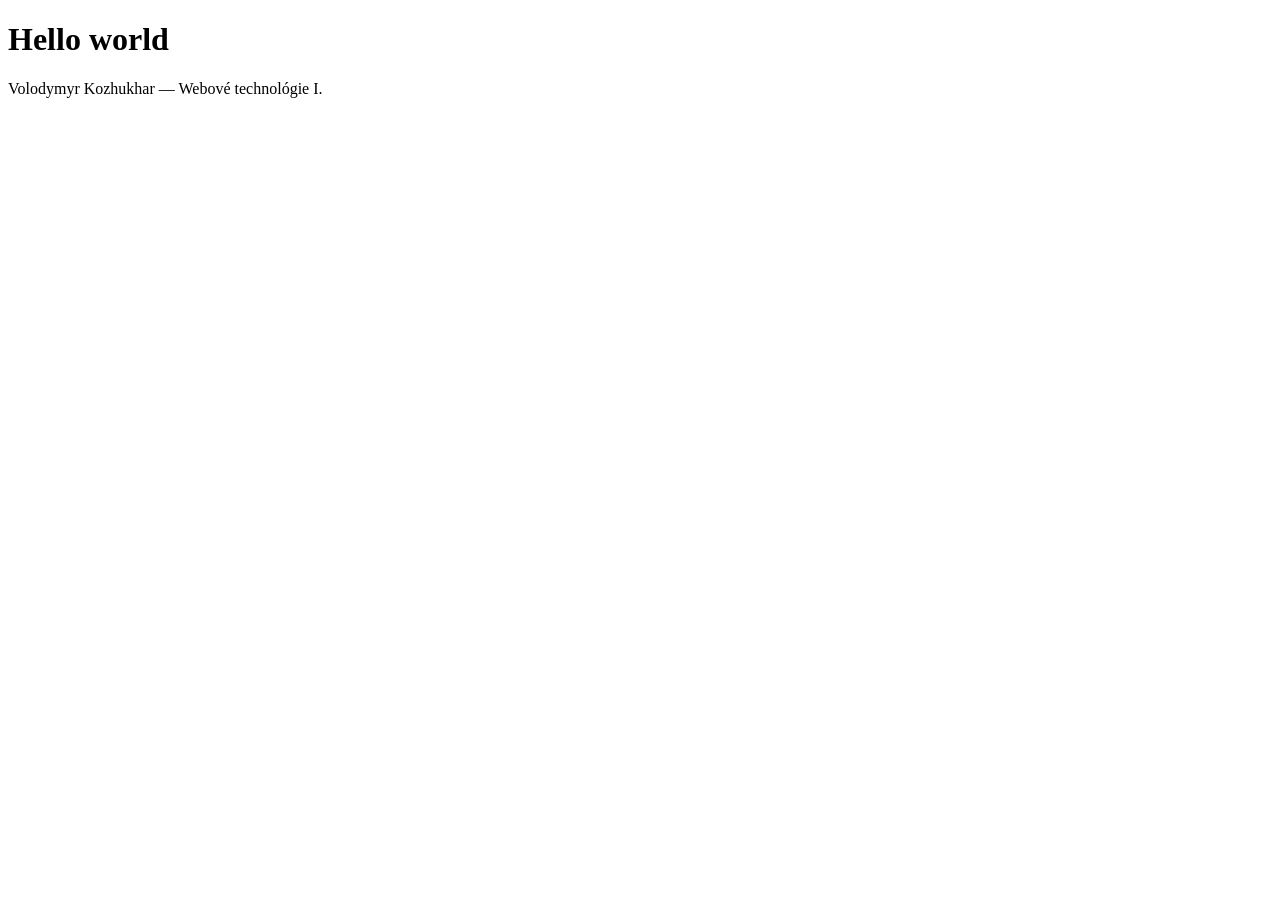
<file: index.html>
<!DOCTYPE html>
<html lang="sk">
  <head>
    <meta charset="UTF-8" />
    <meta name="viewport" content="width=device-width, initial-scale=1.0" />
    <title>Hello world</title>
  </head>
  <body>
    <h1>Hello world</h1>
    <p>Volodymyr Kozhukhar — Webové technológie I.</p>
  </body>
</html>
</file>
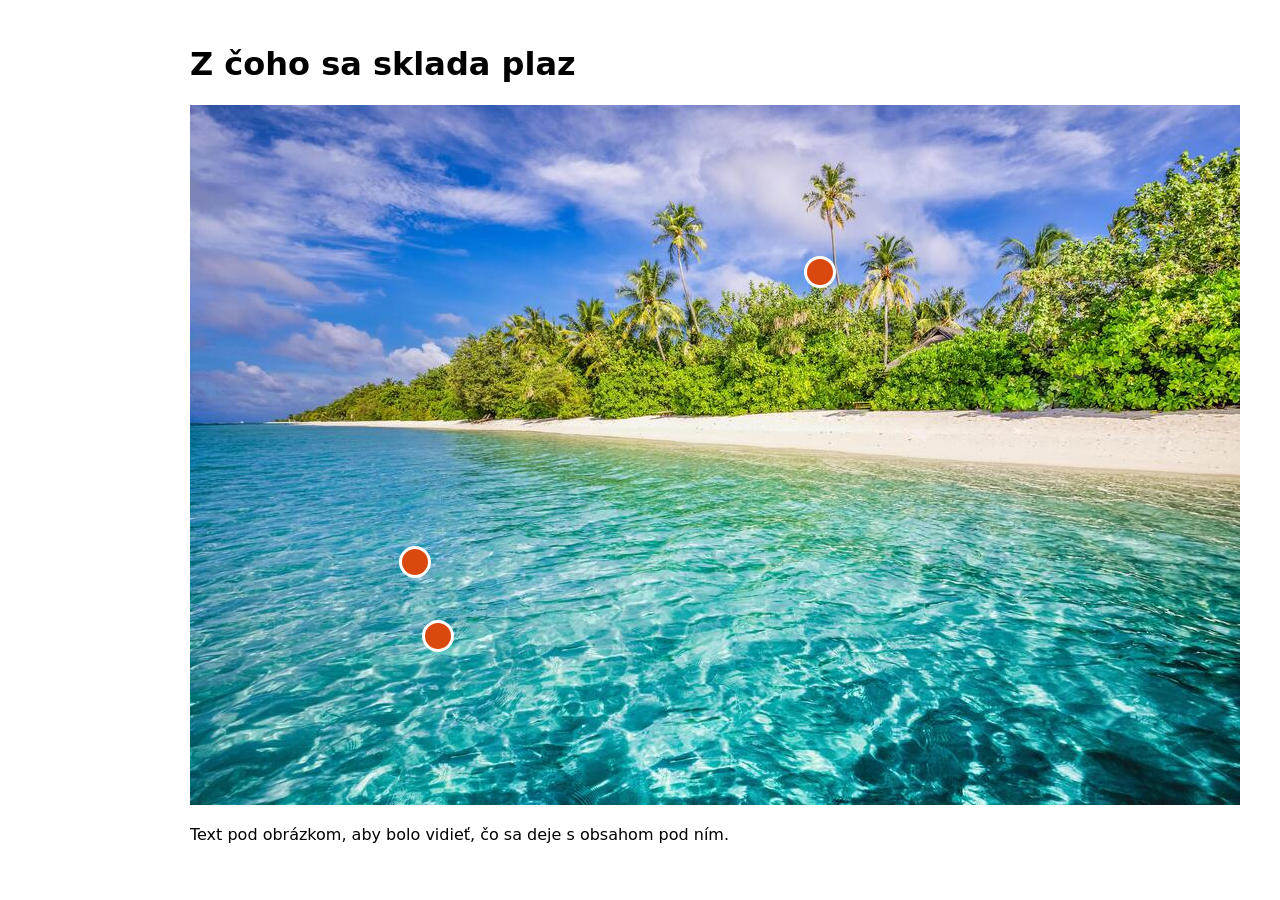
<file: positioning/index.html>
<!doctype html>
<html lang="sk">
<head>
  <meta charset="utf-8">
  <meta name="viewport" content="width=device-width, initial-scale=1">
  <title>Z čoho sa skladá plaz</title>
  <link rel="stylesheet" href="css/styles.css">
</head>
<body>
  <main>
    <h1>Z čoho sa sklada plaz</h1>

    <figure class="hotspot-image">
        <!--link to image https://www.vecteezy.com/photo/[base64] -->
      <img src="img/beach.jpg" alt="Ilustrácia Maldiv z pravého boku" width="1050" height="700">

      <div class="hotspot" style="--x: 25%; --y: 65%">
        <button class="hotspot__dot" type="button" aria-label="Zadné koleso"></button>
        <div class="hotspot__panel">
          <h2>Zadné koleso</h2>
          <p>V strede kolesa sú ozubené kolieska pre reťaz. Podľa toho, na ktorom je reťaz, sa šliape ľahšie alebo ťažšie.</p>
        </div>
      </div>

      <div class="hotspot" style="--x: 27.5%; --y: 75.5%">
        <button class="hotspot__dot" type="button" aria-label="Prehadzovačka"></button>
        <div class="hotspot__panel">
          <h2>Prehadzovačka</h2>
          <p>Pri preraďovaní presúva reťaz z jedného ozubeného kolieska na druhé.</p>
        </div>
      </div>

      <div class="hotspot" style="--x: 70%; --y: 23.75%">
        <button class="hotspot__dot" type="button" aria-label="Riadidlá"></button>
        <div class="hotspot__panel">
          <h2>Riadidlá</h2>
          <p>Sú na nich brzdové páky a radenie.</p>
        </div>
      </div>
    </figure>

    <p>Text pod obrázkom, aby bolo vidieť, čo sa deje s obsahom pod ním.</p>
  </main>
</body>
</html>
</file>
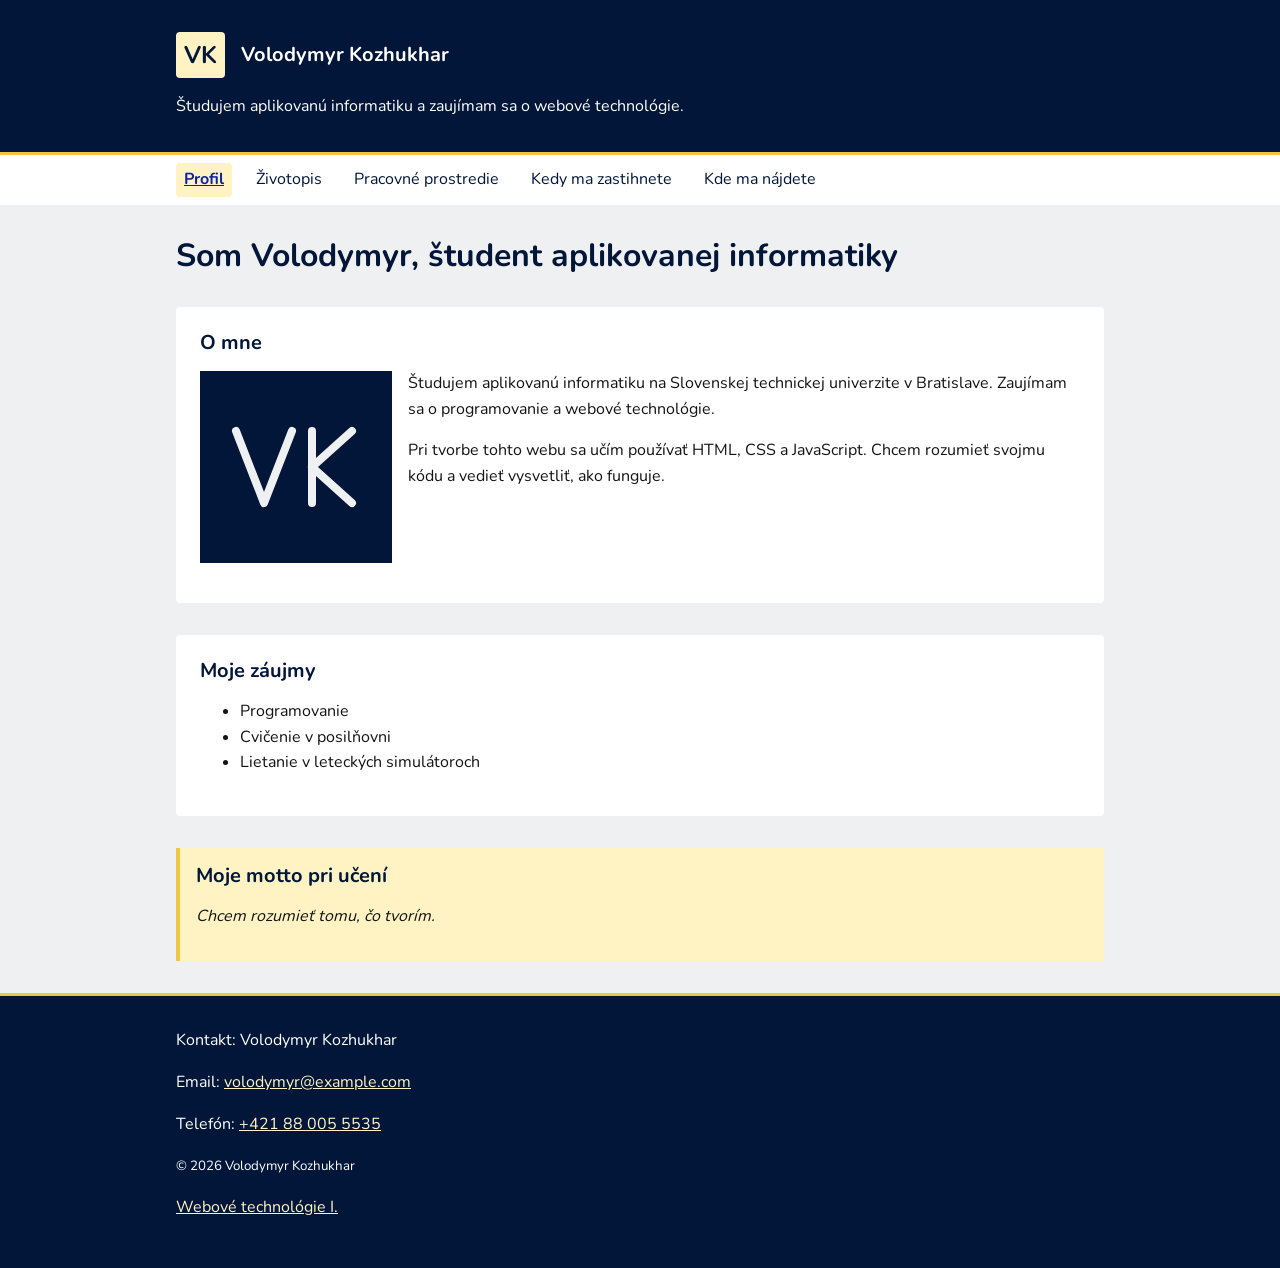
<file: Z1_kozhukhar/index.html>
<!DOCTYPE html>
<html lang="sk">
<head>
    <meta charset="UTF-8">
    <meta name="viewport" content="width=device-width, initial-scale=1.0">
    <meta name="description" content="Volám sa Volodymyr Kozhukhar a študujem aplikovanú informatiku na STU v Bratislave. Toto je moja osobná stránka.">
    <meta property="og:title" content="Profil | Volodymyr Kozhukhar">
    <meta property="og:description" content="Spoznajte moje štúdium, záujmy a zameranie na webové technológie.">
    <meta property="og:image" content="https://webte1.fei.stuba.sk/~xkozhukhar/Z1_kozhukhar/img/avatar.png">
    <title>Profil | Volodymyr Kozhukhar</title>
    <link rel="icon" type="image/png" href="favicon.png">
    <link rel="stylesheet" href="css/style.css">
</head>
<body>
    <a class="skip-link" href="#main-content">Preskočiť na obsah</a>

    <header class="site-header">
        <a class="site-logo" href="index.html" aria-label="Volodymyr Kozhukhar – úvodná stránka">VK</a>
        <p class="site-name">Volodymyr Kozhukhar</p>
        <p class="site-tagline">Študujem aplikovanú informatiku a zaujímam sa o webové technológie.</p>
    </header>

    <nav class="site-nav" aria-label="Hlavná navigácia">
        <input class="menu-toggle" type="checkbox" id="menu-toggle">
        <label class="menu-label" for="menu-toggle">☰ Menu</label>
        <ul class="nav-list">
            <li><a class="nav-link" href="index.html" aria-current="page">Profil</a></li>
            <li><a class="nav-link" href="pages/cv.html">Životopis</a></li>
            <li><a class="nav-link" href="pages/workspace.html">Pracovné prostredie</a></li>
            <li><a class="nav-link" href="pages/schedule.html">Kedy ma zastihnete</a></li>
            <li><a class="nav-link" href="pages/map.html">Kde ma nájdete</a></li>
        </ul>
    </nav>

    <main id="main-content">
        <h1>Som Volodymyr, študent aplikovanej informatiky</h1>

        <section class="profile" aria-labelledby="about-heading">
            <h2 id="about-heading">O mne</h2>
            <img class="profile-image" src="img/avatar.svg" alt="Avatar s mojimi iniciálami VK" width="240" height="240" loading="lazy">
            <p>
                Študujem aplikovanú informatiku na Slovenskej technickej univerzite
                v Bratislave. Zaujímam sa o programovanie a webové technológie.
            </p>
            <p>
                Pri tvorbe tohto webu sa učím používať HTML, CSS a JavaScript.
                Chcem rozumieť svojmu kódu a vedieť vysvetliť, ako funguje.
            </p>
        </section>

        <section class="interests" aria-labelledby="interests-heading">
            <h2 id="interests-heading">Moje záujmy</h2>
            <ul>
                <li>Programovanie</li>
                <li>Cvičenie v posilňovni</li>
                <li>Lietanie v leteckých simulátoroch</li>
            </ul>
        </section>

        <aside class="profile-motto" aria-labelledby="motto-heading">
            <h2 id="motto-heading">Moje motto pri učení</h2>
            <p>Chcem rozumieť tomu, čo tvorím.</p>
        </aside>
    </main>

    <footer class="site-footer">
        <address class="contact">
            <p>Kontakt: Volodymyr Kozhukhar</p>
            <p>Email: <a href="mailto:volodymyr@example.com">volodymyr@example.com</a></p>
            <p>Telefón: <a href="tel:+421880055535">+421 88 005 5535</a></p>
        </address>
        <p><small>© 2026 Volodymyr Kozhukhar</small></p>
        <p><a href="https://webte.iolab.sk/">Webové technológie I.</a></p>
    </footer>
</body>
</html>
</file>
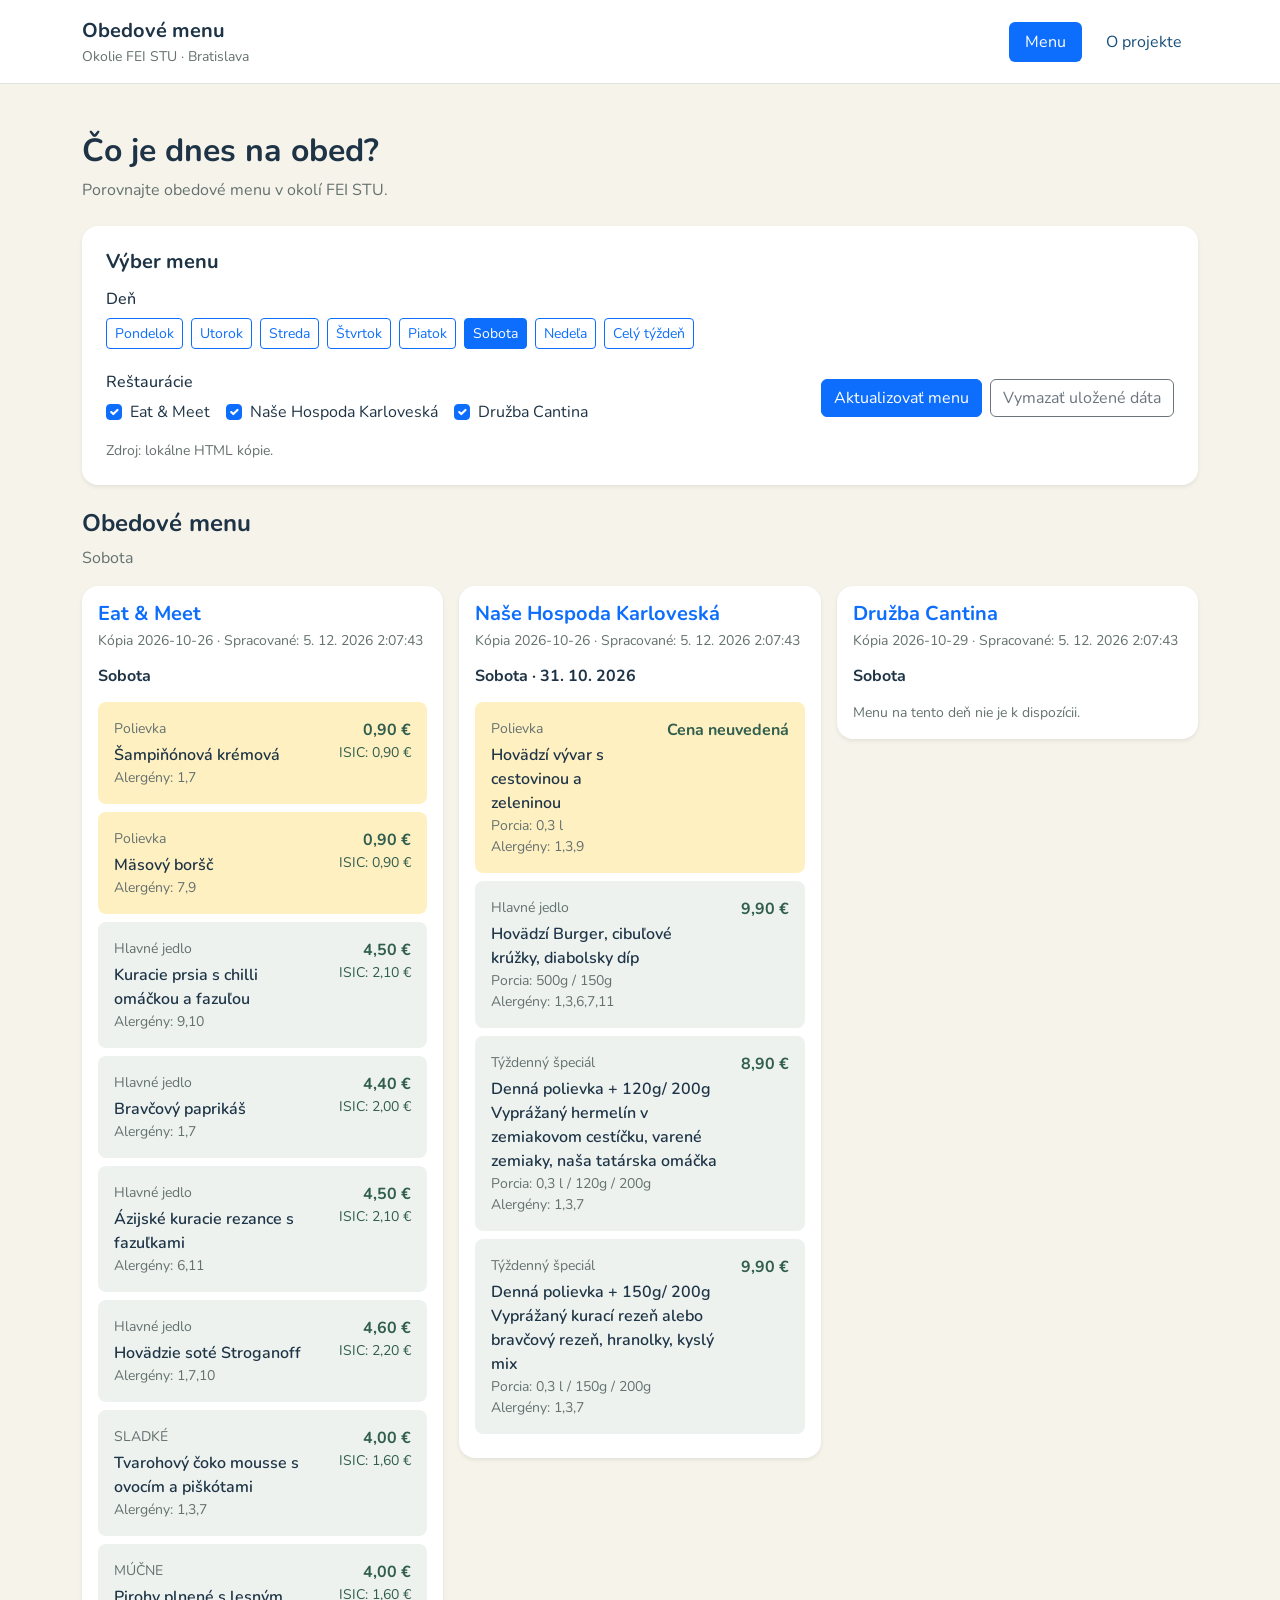
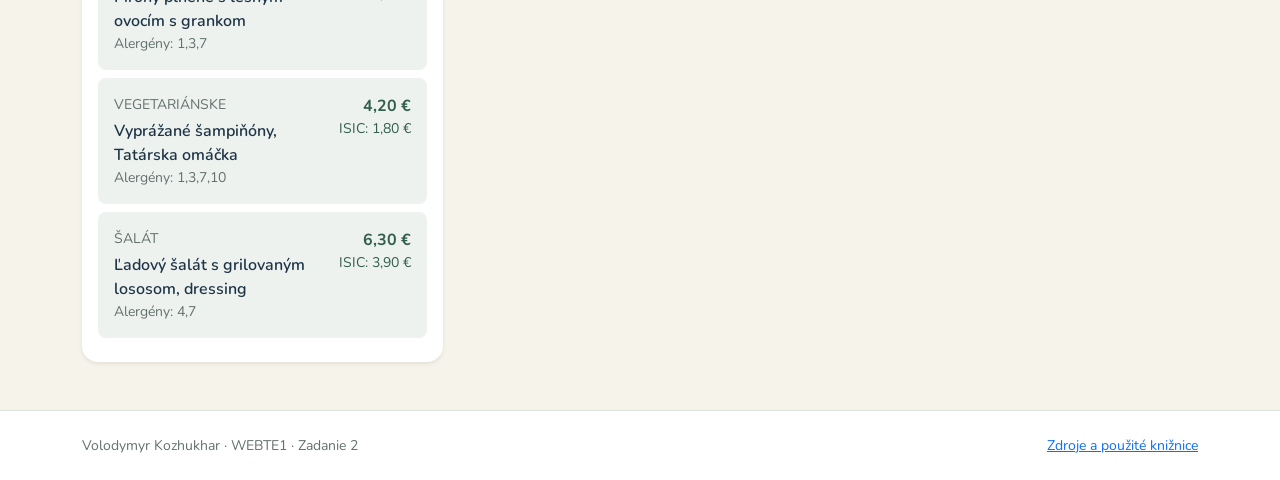
<file: Z2_kozhukhar/index.html>
<!DOCTYPE html>
<html lang="sk">
<head>
    <meta charset="UTF-8">
    <meta name="viewport" content="width=device-width, initial-scale=1.0">
    <meta name="description" content="Obedové menu reštaurácií a jedální v okolí FEI STU v Bratislave.">
    <title>Obedové menu v okolí fakulty | Zadanie 2</title>
    <link rel="icon" type="image/svg+xml" href="favicon.svg">
    <link rel="stylesheet" href="vendor/bootstrap.min.css">
    <link rel="stylesheet" href="css/styles.css">
    <script src="vendor/jquery.min.js" defer></script>
    <script src="js/parsers.js" defer></script>
    <script src="js/script.js" defer></script>
</head>
<body class="d-flex flex-column min-vh-100">
    <header class="bg-white border-bottom">
        <div class="container d-flex flex-wrap align-items-center justify-content-between gap-3 py-3">
            <div>
                <p class="fs-5 fw-bold mb-0">Obedové menu</p>
                <p class="small text-body-secondary mb-0">Okolie FEI STU · Bratislava</p>
            </div>
            <nav class="site-nav">
                <ul class="nav nav-pills gap-2">
                    <li class="nav-item"><a class="nav-link active" href="index.html" aria-current="page">Menu</a></li>
                    <li class="nav-item"><a class="nav-link" href="pages/about.html">O projekte</a></li>
                </ul>
            </nav>
        </div>
    </header>

    <main class="container py-4 py-md-5">
        <h1 class="h2 fw-bold">Čo je dnes na obed?</h1>
        <p class="text-body-secondary mb-4">Porovnajte obedové menu v okolí FEI STU.</p>

        <section class="card bg-white border-0 rounded-4 shadow-sm p-3 p-md-4 mb-4">
            <h2 class="h5 fw-bold mb-3">Výber menu</h2>
            <fieldset class="mb-4" id="day-controls" disabled>
                <legend class="h6">Deň</legend>
                <div class="d-flex flex-wrap gap-2" id="day-filters">
                    <button class="btn btn-sm btn-outline-primary active" type="button" data-day="1" aria-pressed="true">Pondelok</button>
                    <button class="btn btn-sm btn-outline-primary" type="button" data-day="2" aria-pressed="false">Utorok</button>
                    <button class="btn btn-sm btn-outline-primary" type="button" data-day="3" aria-pressed="false">Streda</button>
                    <button class="btn btn-sm btn-outline-primary" type="button" data-day="4" aria-pressed="false">Štvrtok</button>
                    <button class="btn btn-sm btn-outline-primary" type="button" data-day="5" aria-pressed="false">Piatok</button>
                    <button class="btn btn-sm btn-outline-primary" type="button" data-day="6" aria-pressed="false">Sobota</button>
                    <button class="btn btn-sm btn-outline-primary" type="button" data-day="7" aria-pressed="false">Nedeľa</button>
                    <button class="btn btn-sm btn-outline-primary" type="button" data-day="week" aria-pressed="false">Celý týždeň</button>
                </div>
            </fieldset>

            <div class="d-flex flex-wrap justify-content-between align-items-center gap-3">
                <fieldset id="restaurant-filters" disabled>
                    <legend class="h6">Reštaurácie</legend>
                    <div class="d-flex flex-wrap gap-3">
                        <div class="form-check mb-0">
                            <input class="form-check-input" type="checkbox" id="restaurant-eatandmeet" checked>
                            <label class="form-check-label" for="restaurant-eatandmeet">Eat &amp; Meet</label>
                        </div>
                        <div class="form-check mb-0">
                            <input class="form-check-input" type="checkbox" id="restaurant-hospoda" checked>
                            <label class="form-check-label" for="restaurant-hospoda">Naše Hospoda Karloveská</label>
                        </div>
                        <div class="form-check mb-0">
                            <input class="form-check-input" type="checkbox" id="restaurant-druzba" checked>
                            <label class="form-check-label" for="restaurant-druzba">Družba Cantina</label>
                        </div>
                    </div>
                </fieldset>
                <div class="d-flex flex-wrap gap-2">
                    <button class="btn btn-primary" id="refresh-menu" type="button" disabled>Aktualizovať menu</button>
                    <button class="btn btn-outline-secondary" id="clear-data" type="button" disabled>Vymazať uložené dáta</button>
                </div>
            </div>
            <p class="small text-body-secondary mt-3 mb-0">Zdroj: lokálne HTML kópie.</p>
        </section>

        <section>
            <h2 class="h4 fw-bold">Obedové menu</h2>
            <p id="loading-message" role="status" hidden>Načítavam menu…</p>
            <p class="text-body-secondary" id="menu-message" role="status">Na zobrazenie menu potrebujem zapnutý JavaScript.</p>
            <p class="small mb-0" id="storage-message" role="status"></p>
            <div class="row g-3" id="menu-results"></div>
        </section>
    </main>

    <footer class="bg-white border-top mt-auto">
        <div class="container d-flex flex-wrap justify-content-between gap-2 py-4 small">
            <p class="text-body-secondary mb-0">Volodymyr Kozhukhar · WEBTE1 · Zadanie 2</p>
            <a href="pages/about.html">Zdroje a použité knižnice</a>
        </div>
    </footer>
</body>
</html>
</file>
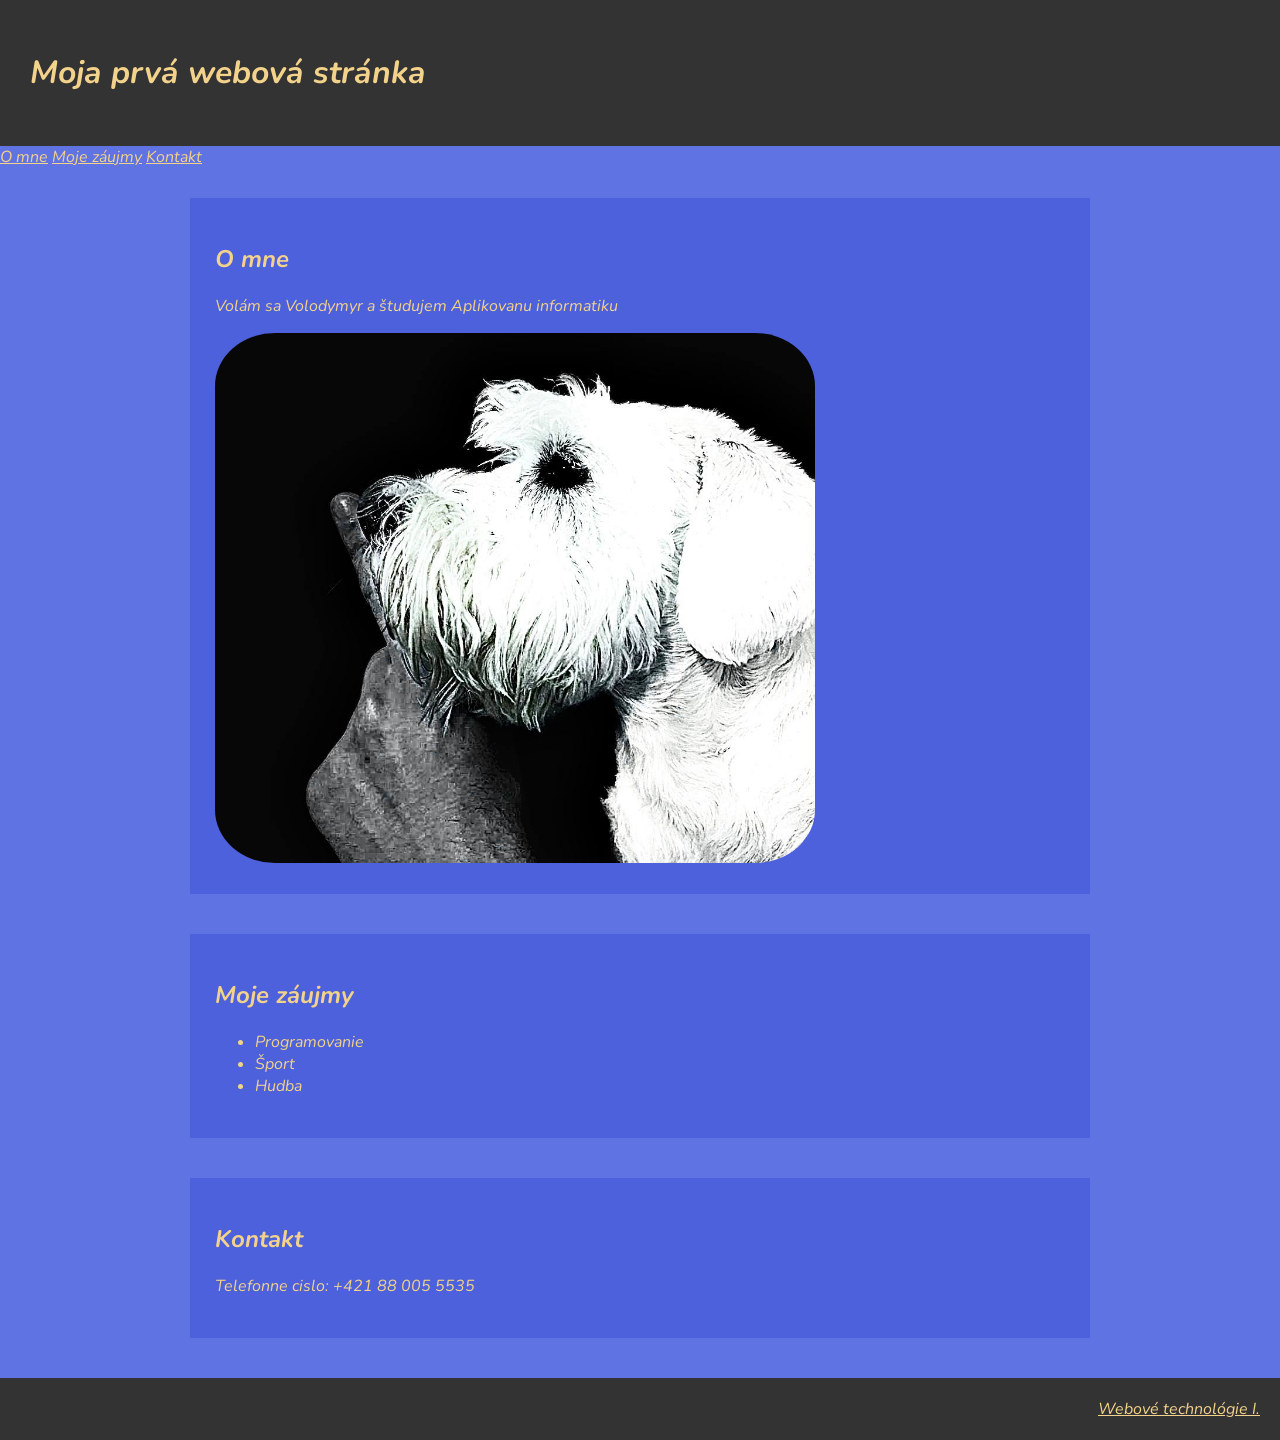
<file: zadanie2/index.html>
<!DOCTYPE html>
<html lang="sk">
<head>
    <meta charset="UTF-8">
    <meta name="viewport" content="width=device-width, initial-scale=1.0">

    <title>Moja stránka</title>

    <link rel="stylesheet" href="style.css">
</head>

<body>

    <header>
        <h1>Moja prvá webová stránka</h1>
    </header>

    <nav>
        <a href="#omne">O mne</a>
        <a href="#zaujmy">Moje záujmy</a>
        <a href="#kontakt">Kontakt</a>
    </nav>

    <main>

        <section id="omne">
            <h2>O mne</h2>

            <p>
                Volám sa Volodymyr a študujem Aplikovanu informatiku
            </p>

            <img src="obrazok.jpg" alt="Môj obrázok">
        </section>

        <section id="zaujmy">
            <h2>Moje záujmy</h2>

            <ul>
                <li>Programovanie</li>
                <li>Šport</li>
                <li>Hudba</li>
            </ul>
        </section>

        <section id="kontakt">
            <h2>Kontakt</h2>
             
            <p>Telefonne cislo: +421 88 005 5535</p>
        </section>

    </main>

    <footer>
        <a href="https://webte.iolab.sk/">Webové technológie I.</a>
    </footer>

</body>
</html>
</file>
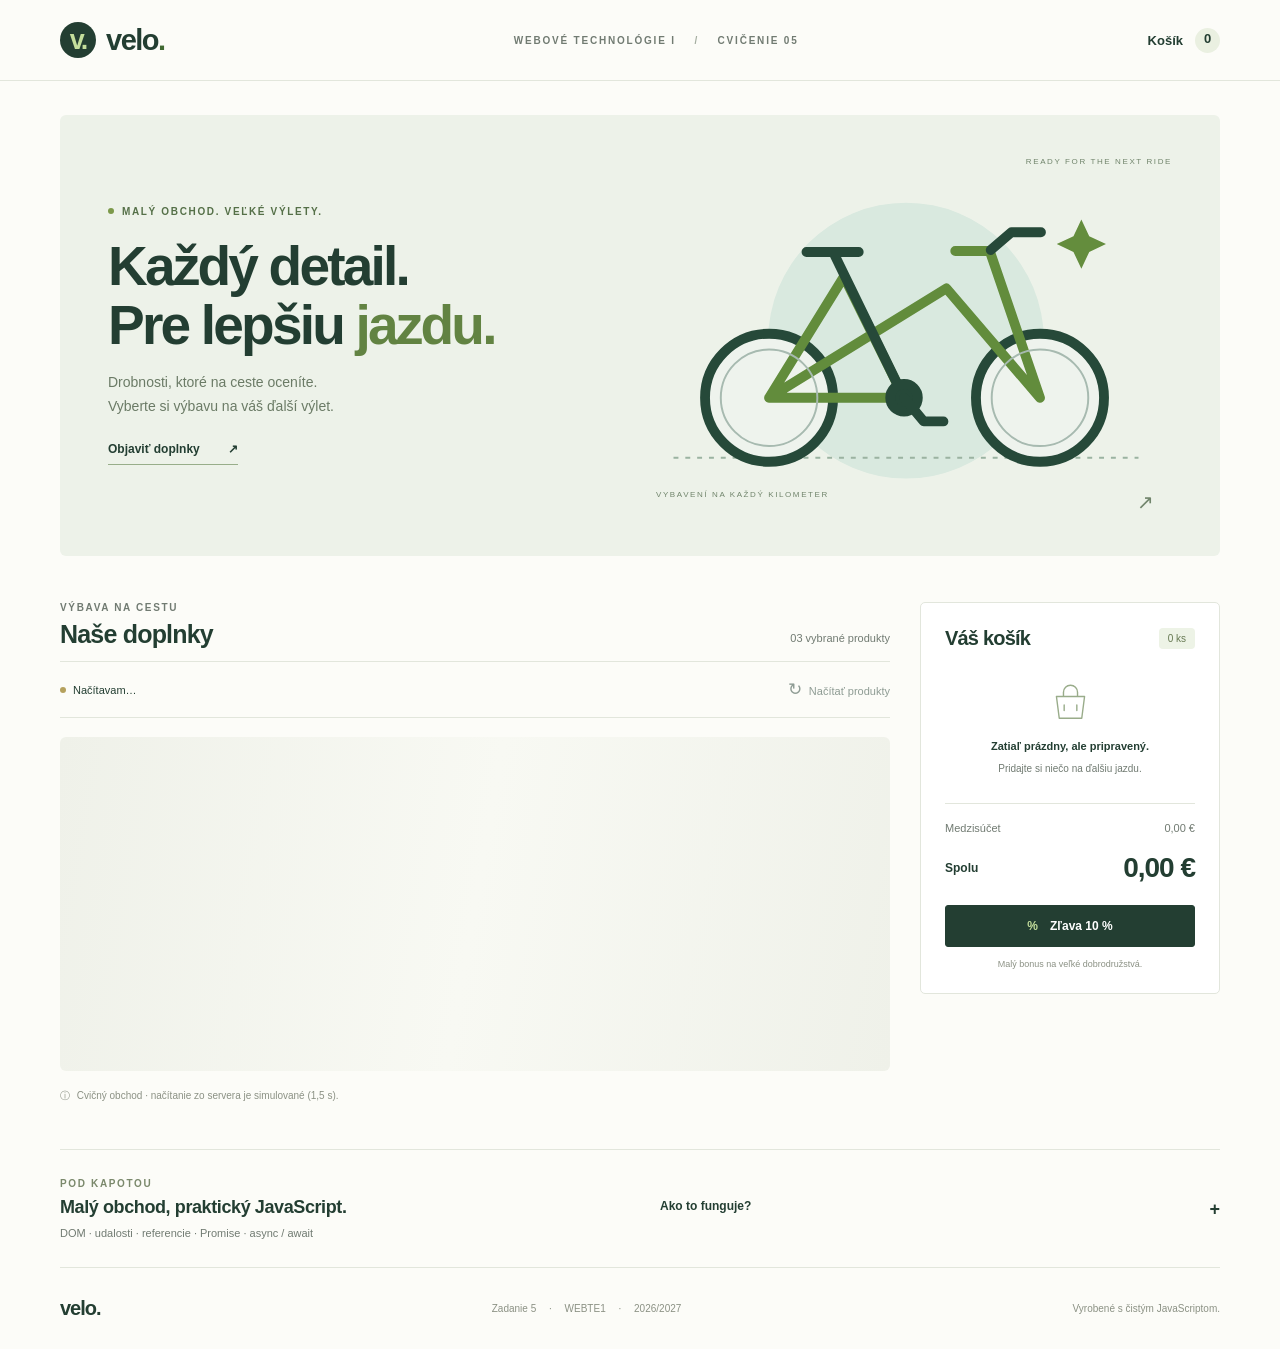
<file: zadanie5/index.html>
<!doctype html>
<html lang="sk">
<head>
  <meta charset="utf-8">
  <meta name="viewport" content="width=device-width, initial-scale=1">
  <meta name="description" content="Malý obchod s cyklistickými doplnkami. Cvičenie 5: DOM, košík a asynchrónny JavaScript.">
  <title>Velo — Malý obchod | Zadanie 5</title>
  <link rel="icon" href="assets/bell.svg" type="image/svg+xml">
  <link rel="stylesheet" href="css/styles.css">
  <!-- defer: skript sa spustí až po vytvorení DOM. -->
  <script src="js/script.js" defer></script>
</head>
<body>
  <header class="site-header">
    <div class="header-inner">
      <a class="brand" href="./" aria-label="Velo, úvodná stránka"><span class="brand-mark" aria-hidden="true">v.</span>velo<span class="brand-dot">.</span></a>
      <span class="course-label">WEBOVÉ TECHNOLÓGIE I <span>/</span> CVIČENIE 05</span>
      <a class="cart-link" href="#cart">Košík <span id="header-count">0</span></a>
    </div>
  </header>

  <main>
    <section class="hero" aria-labelledby="hero-title">
      <div class="hero-copy">
        <p class="eyebrow"><span aria-hidden="true"></span> MALÝ OBCHOD. VEĽKÉ VÝLETY.</p>
        <h1 id="hero-title">Každý detail.<br>Pre lepšiu <span>jazdu.</span></h1>
        <p class="hero-description">Drobnosti, ktoré na ceste oceníte.<br>Vyberte si výbavu na váš ďalší výlet.</p>
        <a class="hero-link" href="#catalog">Objaviť doplnky <span aria-hidden="true">↗</span></a>
      </div>
      <div class="hero-art" aria-hidden="true">
        <span class="art-label">READY FOR THE NEXT RIDE</span>
        <svg viewBox="0 0 540 320" fill="none">
          <circle cx="270" cy="160" r="140" fill="#d9e9df"/>
          <path d="M34 279h472" stroke="#9bb3a1" stroke-width="2" stroke-dasharray="5 7"/>
          <g stroke="#264939" stroke-width="10" stroke-linecap="round" stroke-linejoin="round">
            <circle cx="131" cy="218" r="65" fill="#eef3ed"/>
            <circle cx="406" cy="218" r="65" fill="#eef3ed"/>
            <path d="m131 218 76-123 61 123H131l180-111 95 111-51-149h-35" stroke="#628c3c"/>
            <path d="m268 218-72-148m-27 0h53M356 68l21-18h30"/>
            <circle cx="268" cy="218" r="14" fill="#264939"/>
            <path d="m268 218 20 24h20"/>
          </g>
          <g stroke="#a7bab0" stroke-width="2"><circle cx="131" cy="218" r="49"/><circle cx="406" cy="218" r="49"/></g>
          <path d="m440 54 8-17 8 17 17 8-17 8-8 17-8-17-17-8z" fill="#648d3d"/>
        </svg>
        <span class="art-caption">VYBAVENÍ NA KAŽDÝ KILOMETER <span>↗</span></span>
      </div>
    </section>

    <div class="shop-layout">
      <section class="catalog" id="catalog" aria-labelledby="catalog-title">
        <div class="section-heading">
          <div><p class="eyebrow">VÝBAVA NA CESTU</p><h2 id="catalog-title">Naše doplnky</h2></div>
          <span class="small-label">03 vybrané produkty</span>
        </div>
        <div class="catalog-toolbar">
          <p id="status" role="status" aria-live="polite" data-state="loading">Načítavam…</p>
          <button class="reload-button" id="reload" type="button"><span aria-hidden="true">↻</span> Načítať produkty</button>
        </div>
        <ul id="products" class="products" aria-label="Produkty" aria-busy="true"></ul>
        <p class="catalog-note"><span aria-hidden="true">ⓘ</span> Cvičný obchod · načítanie zo servera je simulované (1,5 s).</p>
      </section>

      <aside class="cart" id="cart" aria-labelledby="cart-title">
        <div class="cart-heading"><h2 id="cart-title">Váš košík</h2><span class="cart-count"><span id="cart-count">0</span> ks</span></div>
        <div id="cart-empty" class="cart-empty">
          <svg viewBox="0 0 64 64" fill="none" aria-hidden="true"><path d="M12 22h40l-4 31H16l-4-31Zm10 0v-6a10 10 0 0 1 20 0v6" stroke="currentColor" stroke-width="2" stroke-linejoin="round"/><path d="M23 34v8m18-8v8" stroke="currentColor" stroke-width="2" stroke-linecap="round"/></svg>
          <p>Zatiaľ prázdny, ale pripravený.</p><span>Pridajte si niečo na ďalšiu jazdu.</span>
        </div>
        <ul id="cart-items" class="cart-items" aria-label="Položky v košíku"></ul>
        <div class="cart-summary" aria-live="polite" aria-atomic="true">
          <div class="summary-row"><span>Medzisúčet</span><span id="subtotal">0,00 €</span></div>
          <div class="summary-row discount-row" id="discount-row" hidden><span>Zľava 10 %</span><span id="discount-amount">−0,00 €</span></div>
          <div class="summary-total"><span>Spolu</span><strong><span id="cart-total">0,00</span> €</strong></div>
        </div>
        <button id="discount" class="discount-button" type="button" aria-pressed="false"><span aria-hidden="true">%</span><span id="discount-label">Zľava 10 %</span></button>
        <p class="discount-note">Malý bonus na veľké dobrodružstvá.</p>
      </aside>
    </div>

    <section class="lesson" aria-labelledby="lesson-title">
      <div><p class="eyebrow">POD KAPOTOU</p><h2 id="lesson-title">Malý obchod, praktický JavaScript.</h2><p>DOM · udalosti · referencie · Promise · async / await</p></div>
      <details>
        <summary>Ako to funguje? <span aria-hidden="true">+</span></summary>
        <div class="lesson-content">
          <p><strong>DOM a bezpečný text.</strong> Skript používa <code>defer</code>. Produkty vytvára cez <code>createElement</code> a <code>DocumentFragment</code>; názvy vkladá cez <code>textContent</code>, takže HTML v názve sa nespustí.</p>
          <p><strong>Udalosti a košík.</strong> Každé tlačidlo má svoj <code>addEventListener</code>. Jeho closure si pamätá konkrétny produkt. <code>push</code> pridáva položku, <code>reduce</code> počíta súčet.</p>
          <p><strong>Zľava bez mutácie.</strong> <code>map</code> a <code>{ ...item }</code> vytvoria nové objekty s upravenou cenou. Tlačidlo prepína stav; pôvodné ceny ostávajú rovnaké.</p>
          <p><strong>Asynchrónne načítanie.</strong> <code>Promise</code> simuluje server, <code>await</code> čaká bez blokovania stránky. Server má 30 % pravdepodobnosť chyby: <code>catch</code> zobrazí správu a <code>finally</code> opäť zapne tlačidlo.</p>
        </div>
      </details>
    </section>
  </main>
  <footer><a class="footer-brand" href="./">velo.</a><p>Zadanie 5 <span>·</span> WEBTE1 <span>·</span> 2026/2027</p><span>Vyrobené s čistým JavaScriptom.</span></footer>
</body>
</html>
</file>
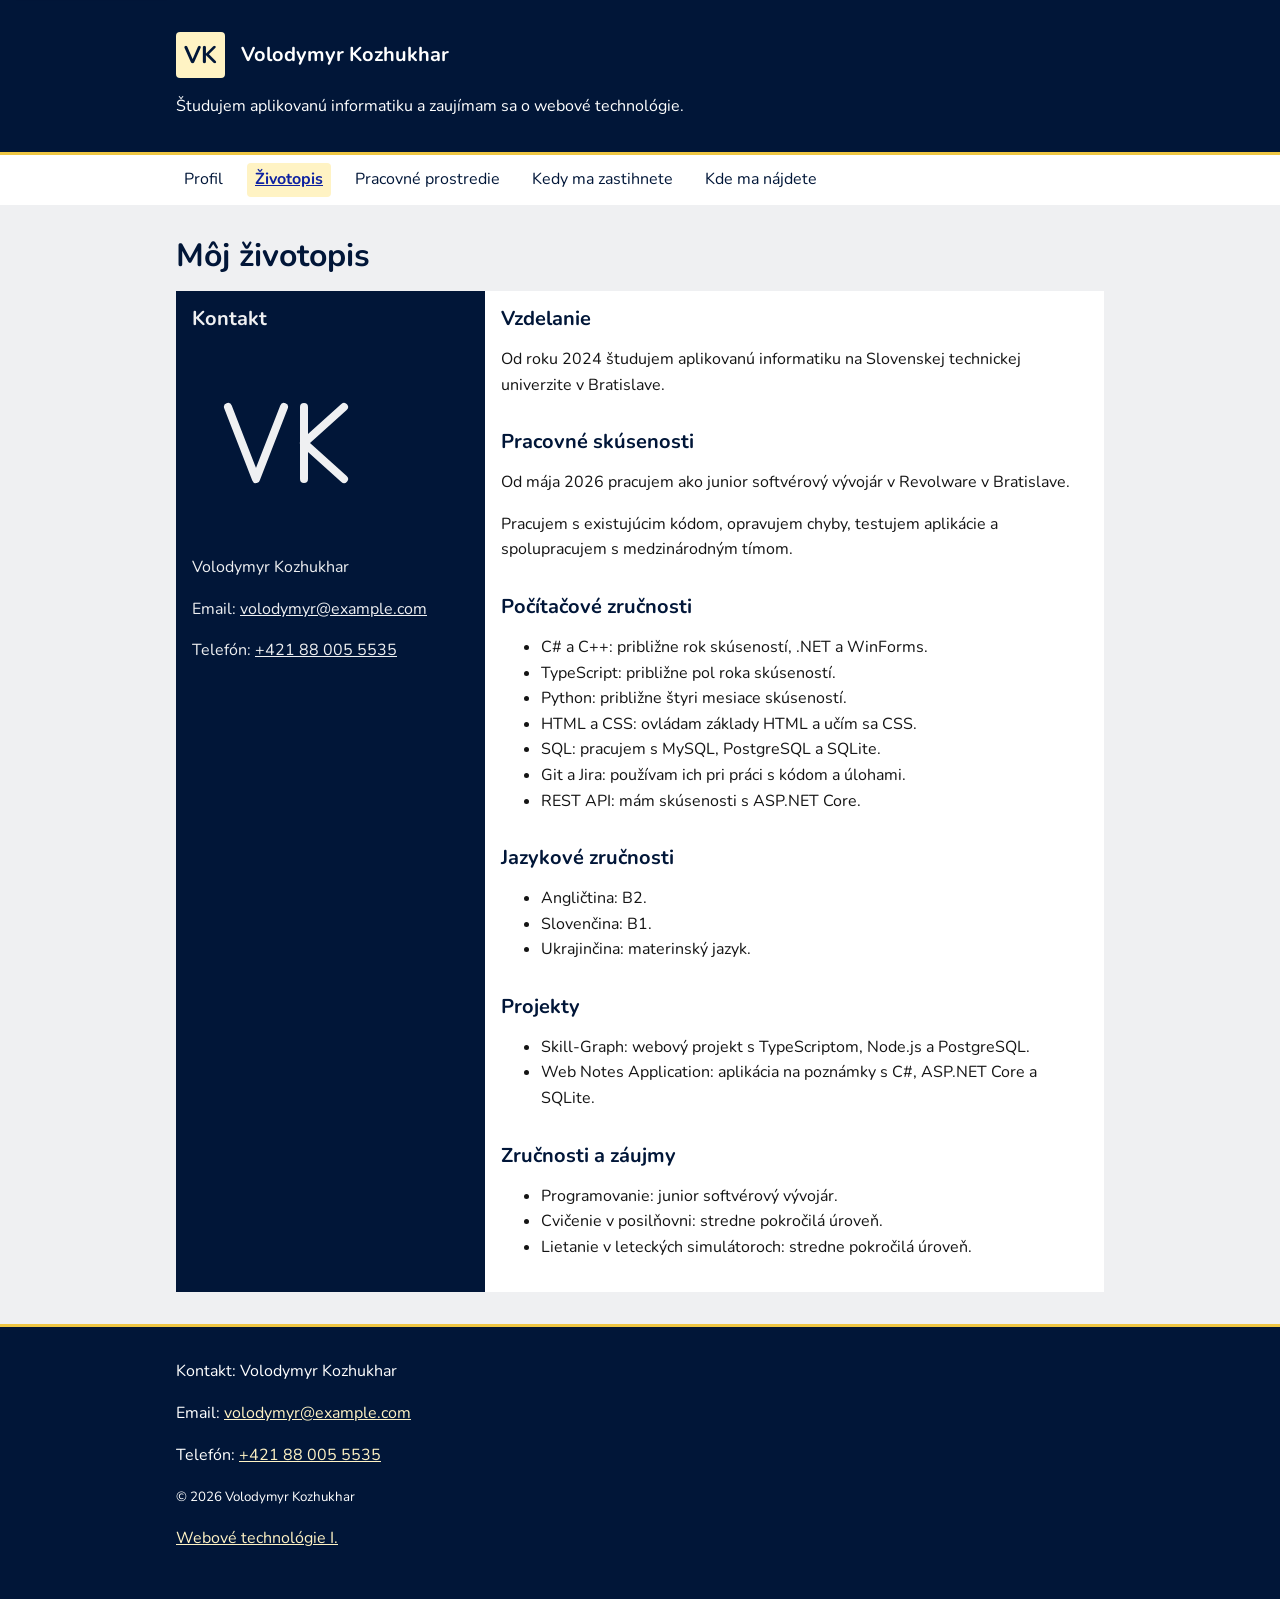
<file: Z1_kozhukhar/pages/cv.html>
<!DOCTYPE html>
<html lang="sk">
<head>
    <meta charset="UTF-8">
    <meta name="viewport" content="width=device-width, initial-scale=1.0">
    <meta name="description" content="Moje vzdelanie a zručnosti. Som Volodymyr Kozhukhar a študujem aplikovanú informatiku na STU v Bratislave.">
    <meta property="og:title" content="Životopis | Volodymyr Kozhukhar">
    <meta property="og:description" content="Moje štúdium aplikovanej informatiky a zručnosti v oblasti webových technológií.">
    <meta property="og:image" content="https://webte1.fei.stuba.sk/~xkozhukhar/Z1_kozhukhar/img/avatar.png">
    <title>Životopis | Volodymyr Kozhukhar</title>
    <link rel="icon" type="image/png" href="../favicon.png">
    <link rel="stylesheet" href="../css/style.css">
    <link rel="stylesheet" href="../css/print.css">
</head>
<body>
    <a class="skip-link" href="#main-content">Preskočiť na obsah</a>

    <header class="site-header">
        <a class="site-logo" href="../index.html">VK</a>
        <p class="site-name">Volodymyr Kozhukhar</p>
        <p class="site-tagline">Študujem aplikovanú informatiku a zaujímam sa o webové technológie.</p>
    </header>

    <nav class="site-nav">
        <input class="menu-toggle" type="checkbox" id="menu-toggle">
        <label class="menu-label" for="menu-toggle">☰ Menu</label>
        <ul class="nav-list">
            <li><a class="nav-link" href="../index.html">Profil</a></li>
            <li><a class="nav-link" href="cv.html" aria-current="page">Životopis</a></li>
            <li><a class="nav-link" href="workspace.html">Pracovné prostredie</a></li>
            <li><a class="nav-link" href="schedule.html">Kedy ma zastihnete</a></li>
            <li><a class="nav-link" href="map.html">Kde ma nájdete</a></li>
        </ul>
    </nav>

    <main id="main-content">
        <h1>Môj životopis</h1>
        <div class="cv-layout">
            <section class="cv-contact">
                <h2>Kontakt</h2>
                <img class="cv-image" src="../img/avatar.svg" alt="Avatar s mojimi iniciálami VK" width="240" height="240">
                <address>
                    <p>Volodymyr Kozhukhar</p>
                    <p>Email: <a href="mailto:volodymyr@example.com">volodymyr@example.com</a></p>
                    <p>Telefón: <a href="tel:+421880055535">+421 88 005 5535</a></p>
                </address>
            </section>

            <div class="cv-content">
                <section>
                    <h2>Vzdelanie</h2>
                    <p>Od roku 2024 študujem aplikovanú informatiku na Slovenskej technickej univerzite v Bratislave.</p>
                </section>
                <section>
                    <h2>Pracovné skúsenosti</h2>
                    <p>Od mája 2026 pracujem ako junior softvérový vývojár v Revolware v Bratislave.</p>
                    <p>Pracujem s existujúcim kódom, opravujem chyby, testujem aplikácie a spolupracujem s medzinárodným tímom.</p>
                </section>
                <section>
                    <h2>Počítačové zručnosti</h2>
                    <ul>
                        <li>C# a C++: približne rok skúseností, .NET a WinForms.</li>
                        <li>TypeScript: približne pol roka skúseností.</li>
                        <li>Python: približne štyri mesiace skúseností.</li>
                        <li>HTML a CSS: ovládam základy HTML a učím sa CSS.</li>
                        <li>SQL: pracujem s MySQL, PostgreSQL a SQLite.</li>
                        <li>Git a Jira: používam ich pri práci s kódom a úlohami.</li>
                        <li>REST API: mám skúsenosti s ASP.NET Core.</li>
                    </ul>
                </section>
                <section>
                    <h2>Jazykové zručnosti</h2>
                    <ul>
                        <li>Angličtina: B2.</li>
                        <li>Slovenčina: B1.</li>
                        <li>Ukrajinčina: materinský jazyk.</li>
                    </ul>
                </section>
                <section>
                    <h2>Projekty</h2>
                    <ul>
                        <li>Skill-Graph: webový projekt s TypeScriptom, Node.js a PostgreSQL.</li>
                        <li>Web Notes Application: aplikácia na poznámky s C#, ASP.NET Core a SQLite.</li>
                    </ul>
                </section>
                <section>
                    <h2>Zručnosti a záujmy</h2>
                    <ul>
                        <li>Programovanie: junior softvérový vývojár.</li>
                        <li>Cvičenie v posilňovni: stredne pokročilá úroveň.</li>
                        <li>Lietanie v leteckých simulátoroch: stredne pokročilá úroveň.</li>
                    </ul>
                </section>
            </div>
        </div>
    </main>

    <footer class="site-footer">
        <address class="contact">
            <p>Kontakt: Volodymyr Kozhukhar</p>
            <p>Email: <a href="mailto:volodymyr@example.com">volodymyr@example.com</a></p>
            <p>Telefón: <a href="tel:+421880055535">+421 88 005 5535</a></p>
        </address>
        <p><small>© 2026 Volodymyr Kozhukhar</small></p>
        <p><a href="https://webte.iolab.sk/">Webové technológie I.</a></p>
    </footer>
</body>
</html>
</file>
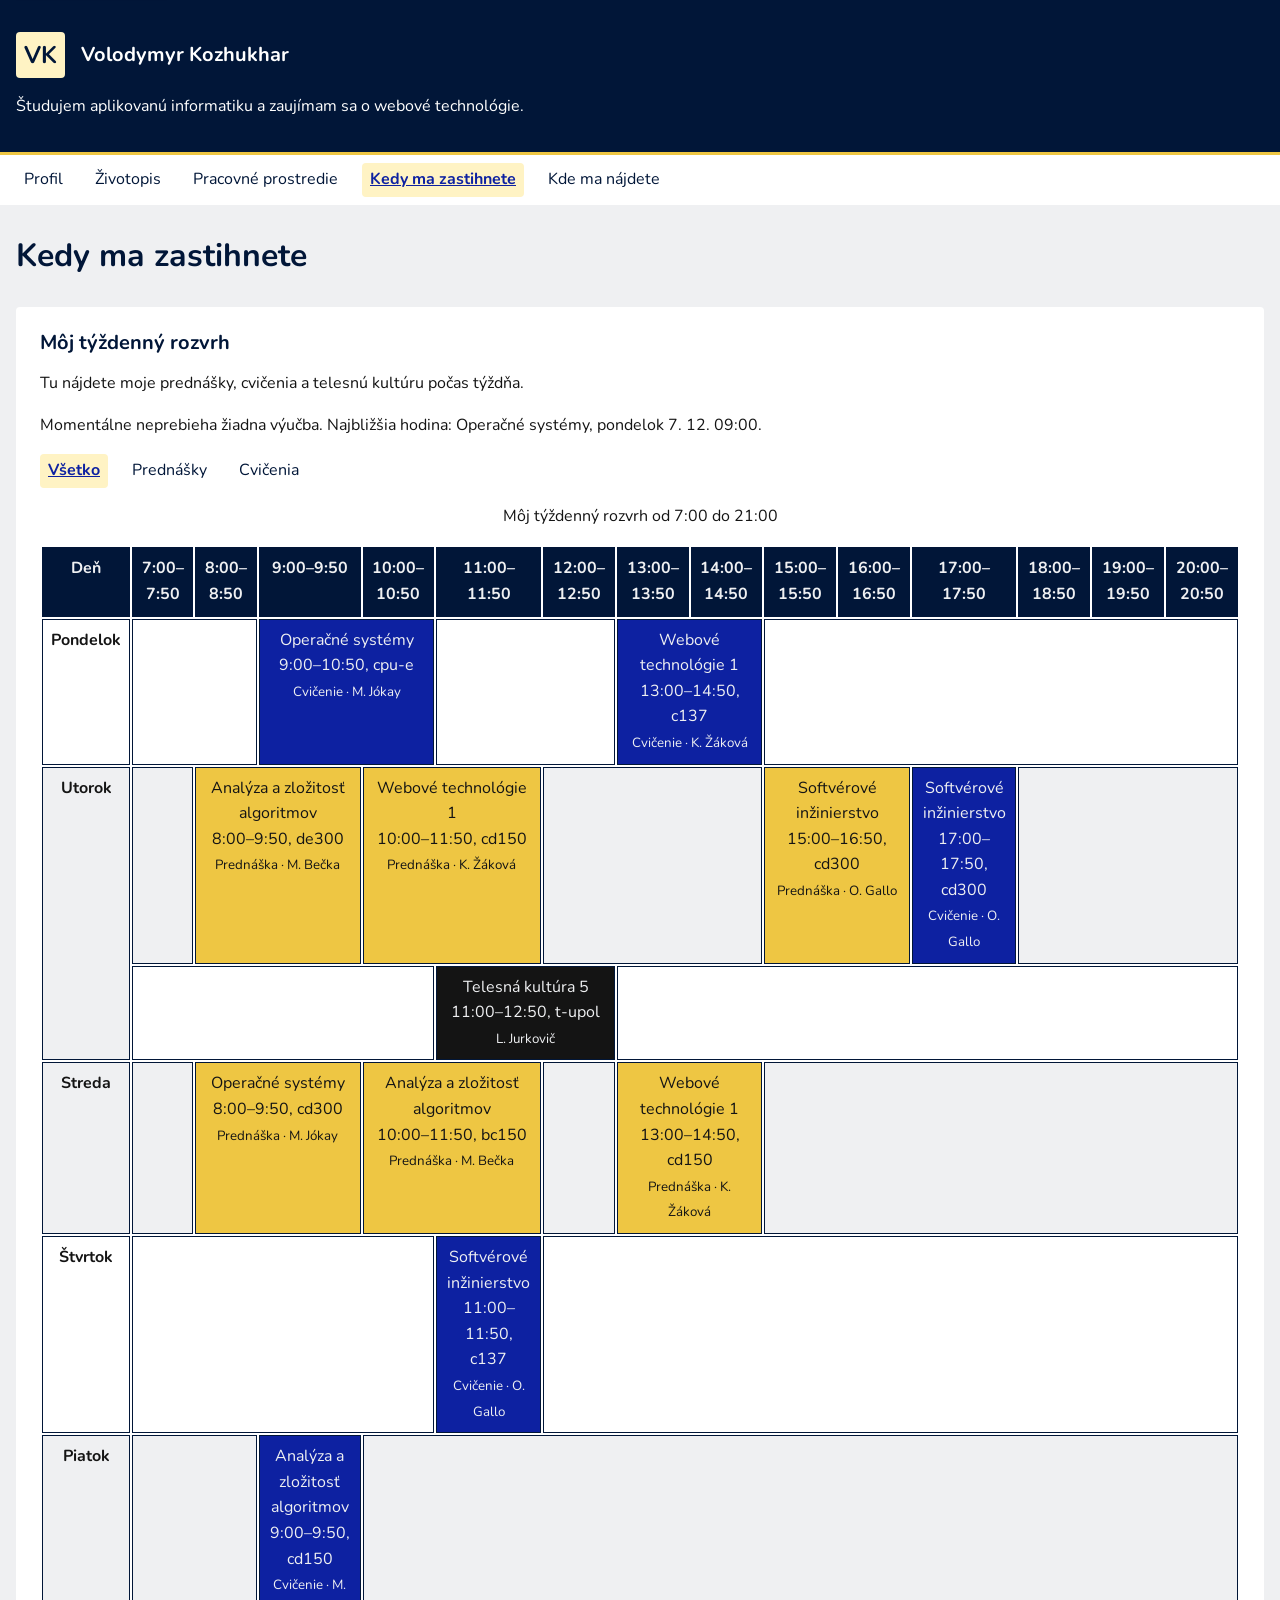
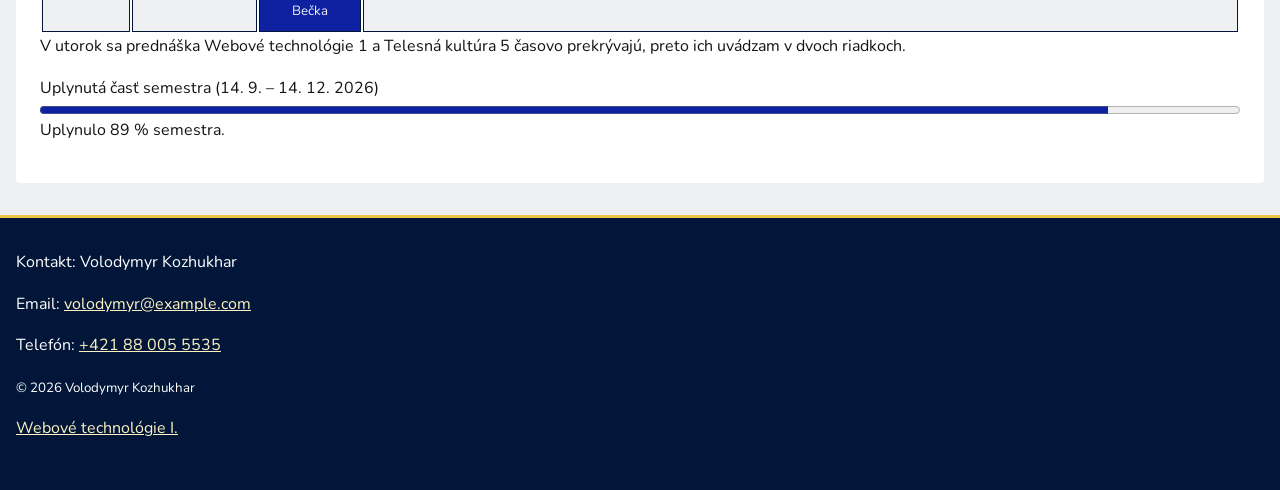
<file: Z1_kozhukhar/pages/schedule.html>
<!DOCTYPE html>
<html lang="sk">
<head>
    <meta charset="UTF-8">
    <meta name="viewport" content="width=device-width, initial-scale=1.0">
    <meta name="description" content="Môj týždenný rozvrh štúdia aplikovanej informatiky.">
    <meta property="og:title" content="Kedy ma zastihnete | Volodymyr Kozhukhar">
    <meta property="og:description" content="Môj rozvrh a dostupnosť počas semestra.">
    <meta property="og:image" content="https://webte1.fei.stuba.sk/~xkozhukhar/Z1_kozhukhar/img/avatar.png">
    <title>Kedy ma zastihnete | Volodymyr Kozhukhar</title>
    <link rel="icon" type="image/png" href="../favicon.png">
    <link rel="stylesheet" href="../css/style.css">
    <script src="../js/script.js" defer></script>
</head>
<body class="schedule-page">
    <a class="skip-link" href="#main-content">Preskočiť na obsah</a>

    <header class="site-header">
        <a class="site-logo" href="../index.html">VK</a>
        <p class="site-name">Volodymyr Kozhukhar</p>
        <p class="site-tagline">Študujem aplikovanú informatiku a zaujímam sa o webové technológie.</p>
    </header>

    <nav class="site-nav">
        <input class="menu-toggle" type="checkbox" id="menu-toggle">
        <label class="menu-label" for="menu-toggle">☰ Menu</label>
        <ul class="nav-list">
            <li><a class="nav-link" href="../index.html">Profil</a></li>
            <li><a class="nav-link" href="cv.html">Životopis</a></li>
            <li><a class="nav-link" href="workspace.html">Pracovné prostredie</a></li>
            <li><a class="nav-link" href="schedule.html" aria-current="page">Kedy ma zastihnete</a></li>
            <li><a class="nav-link" href="map.html">Kde ma nájdete</a></li>
        </ul>
    </nav>

    <main id="main-content">
        <h1>Kedy ma zastihnete</h1>
        <section>
            <h2>Môj týždenný rozvrh</h2>
            <p>Tu nájdete moje prednášky, cvičenia a telesnú kultúru počas týždňa.</p>
            <p id="schedule-message" aria-live="polite"></p>
            <div class="schedule-filters">
                <button class="nav-link schedule-filter" type="button" data-filter="all" aria-pressed="true">Všetko</button>
                <button class="nav-link schedule-filter" type="button" data-filter="lecture" aria-pressed="false">Prednášky</button>
                <button class="nav-link schedule-filter" type="button" data-filter="exercise" aria-pressed="false">Cvičenia</button>
            </div>
            <p id="filter-message" aria-live="polite" hidden></p>
            <div class="table-container">
                <table class="schedule-table">
                    <caption>Môj týždenný rozvrh od 7:00 do 21:00</caption>
                    <thead>
                        <tr>
                            <th scope="col">Deň</th>
                            <th scope="col">7:00–7:50</th>
                            <th scope="col">8:00–8:50</th>
                            <th scope="col">9:00–9:50</th>
                            <th scope="col">10:00–10:50</th>
                            <th scope="col">11:00–11:50</th>
                            <th scope="col">12:00–12:50</th>
                            <th scope="col">13:00–13:50</th>
                            <th scope="col">14:00–14:50</th>
                            <th scope="col">15:00–15:50</th>
                            <th scope="col">16:00–16:50</th>
                            <th scope="col">17:00–17:50</th>
                            <th scope="col">18:00–18:50</th>
                            <th scope="col">19:00–19:50</th>
                            <th scope="col">20:00–20:50</th>
                        </tr>
                    </thead>
                    <tbody>
                        <tr data-day="1">
                            <th scope="row">Pondelok</th>
                            <td colspan="2"></td>
                            <td class="exercise" colspan="2" data-start="540" data-end="650">
                                Operačné systémy<br>
                                9:00–10:50, cpu-e<br>
                                <small>Cvičenie · M. Jókay</small>
                            </td>
                            <td colspan="2"></td>
                            <td class="exercise" colspan="2" data-start="780" data-end="890">
                                Webové technológie 1<br>
                                13:00–14:50, c137<br>
                                <small>Cvičenie · K. Žáková</small>
                            </td>
                            <td colspan="6"></td>
                        </tr>
                        <tr data-day="2">
                            <th scope="row" rowspan="2">Utorok</th>
                            <td></td>
                            <td class="lecture" colspan="2" data-start="480" data-end="590">
                                Analýza a zložitosť algoritmov<br>
                                8:00–9:50, de300<br>
                                <small>Prednáška · M. Bečka</small>
                            </td>
                            <td class="lecture" colspan="2" data-start="600" data-end="710">
                                Webové technológie 1<br>
                                10:00–11:50, cd150<br>
                                <small>Prednáška · K. Žáková</small>
                            </td>
                            <td colspan="3"></td>
                            <td class="lecture" colspan="2" data-start="900" data-end="1010">
                                Softvérové inžinierstvo<br>
                                15:00–16:50, cd300<br>
                                <small>Prednáška · O. Gallo</small>
                            </td>
                            <td class="exercise" data-start="1020" data-end="1070">
                                Softvérové inžinierstvo<br>
                                17:00–17:50, cd300<br>
                                <small>Cvičenie · O. Gallo</small>
                            </td>
                            <td colspan="3"></td>
                        </tr>
                        <tr data-day="2">
                            <td colspan="4"></td>
                            <td class="sport" colspan="2" data-start="660" data-end="770">
                                Telesná kultúra 5<br>
                                11:00–12:50, t-upol<br>
                                <small>L. Jurkovič</small>
                            </td>
                            <td colspan="8"></td>
                        </tr>
                        <tr data-day="3">
                            <th scope="row">Streda</th>
                            <td></td>
                            <td class="lecture" colspan="2" data-start="480" data-end="590">
                                Operačné systémy<br>
                                8:00–9:50, cd300<br>
                                <small>Prednáška · M. Jókay</small>
                            </td>
                            <td class="lecture" colspan="2" data-start="600" data-end="710">
                                Analýza a zložitosť algoritmov<br>
                                10:00–11:50, bc150<br>
                                <small>Prednáška · M. Bečka</small>
                            </td>
                            <td></td>
                            <td class="lecture" colspan="2" data-start="780" data-end="890">
                                Webové technológie 1<br>
                                13:00–14:50, cd150<br>
                                <small>Prednáška · K. Žáková</small>
                            </td>
                            <td colspan="6"></td>
                        </tr>
                        <tr data-day="4">
                            <th scope="row">Štvrtok</th>
                            <td colspan="4"></td>
                            <td class="exercise" data-start="660" data-end="710">
                                Softvérové inžinierstvo<br>
                                11:00–11:50, c137<br>
                                <small>Cvičenie · O. Gallo</small>
                            </td>
                            <td colspan="9"></td>
                        </tr>
                        <tr data-day="5">
                            <th scope="row">Piatok</th>
                            <td colspan="2"></td>
                            <td class="exercise" data-start="540" data-end="590">
                                Analýza a zložitosť algoritmov<br>
                                9:00–9:50, cd150<br>
                                <small>Cvičenie · M. Bečka</small>
                            </td>
                            <td colspan="11"></td>
                        </tr>
                    </tbody>
                </table>
            </div>
            <p>V utorok sa prednáška Webové technológie 1 a Telesná kultúra 5 časovo prekrývajú, preto ich uvádzam v dvoch riadkoch.</p>
            <label for="semester-progress">Uplynutá časť semestra (14. 9. – 14. 12. 2026)</label>
            <progress id="semester-progress" max="100" value="0"></progress>
            <p id="semester-message"></p>
        </section>
    </main>

    <footer class="site-footer">
        <address class="contact">
            <p>Kontakt: Volodymyr Kozhukhar</p>
            <p>Email: <a href="mailto:volodymyr@example.com">volodymyr@example.com</a></p>
            <p>Telefón: <a href="tel:+421880055535">+421 88 005 5535</a></p>
        </address>
        <p><small>© 2026 Volodymyr Kozhukhar</small></p>
        <p><a href="https://webte.iolab.sk/">Webové technológie I.</a></p>
    </footer>
</body>
</html>
</file>
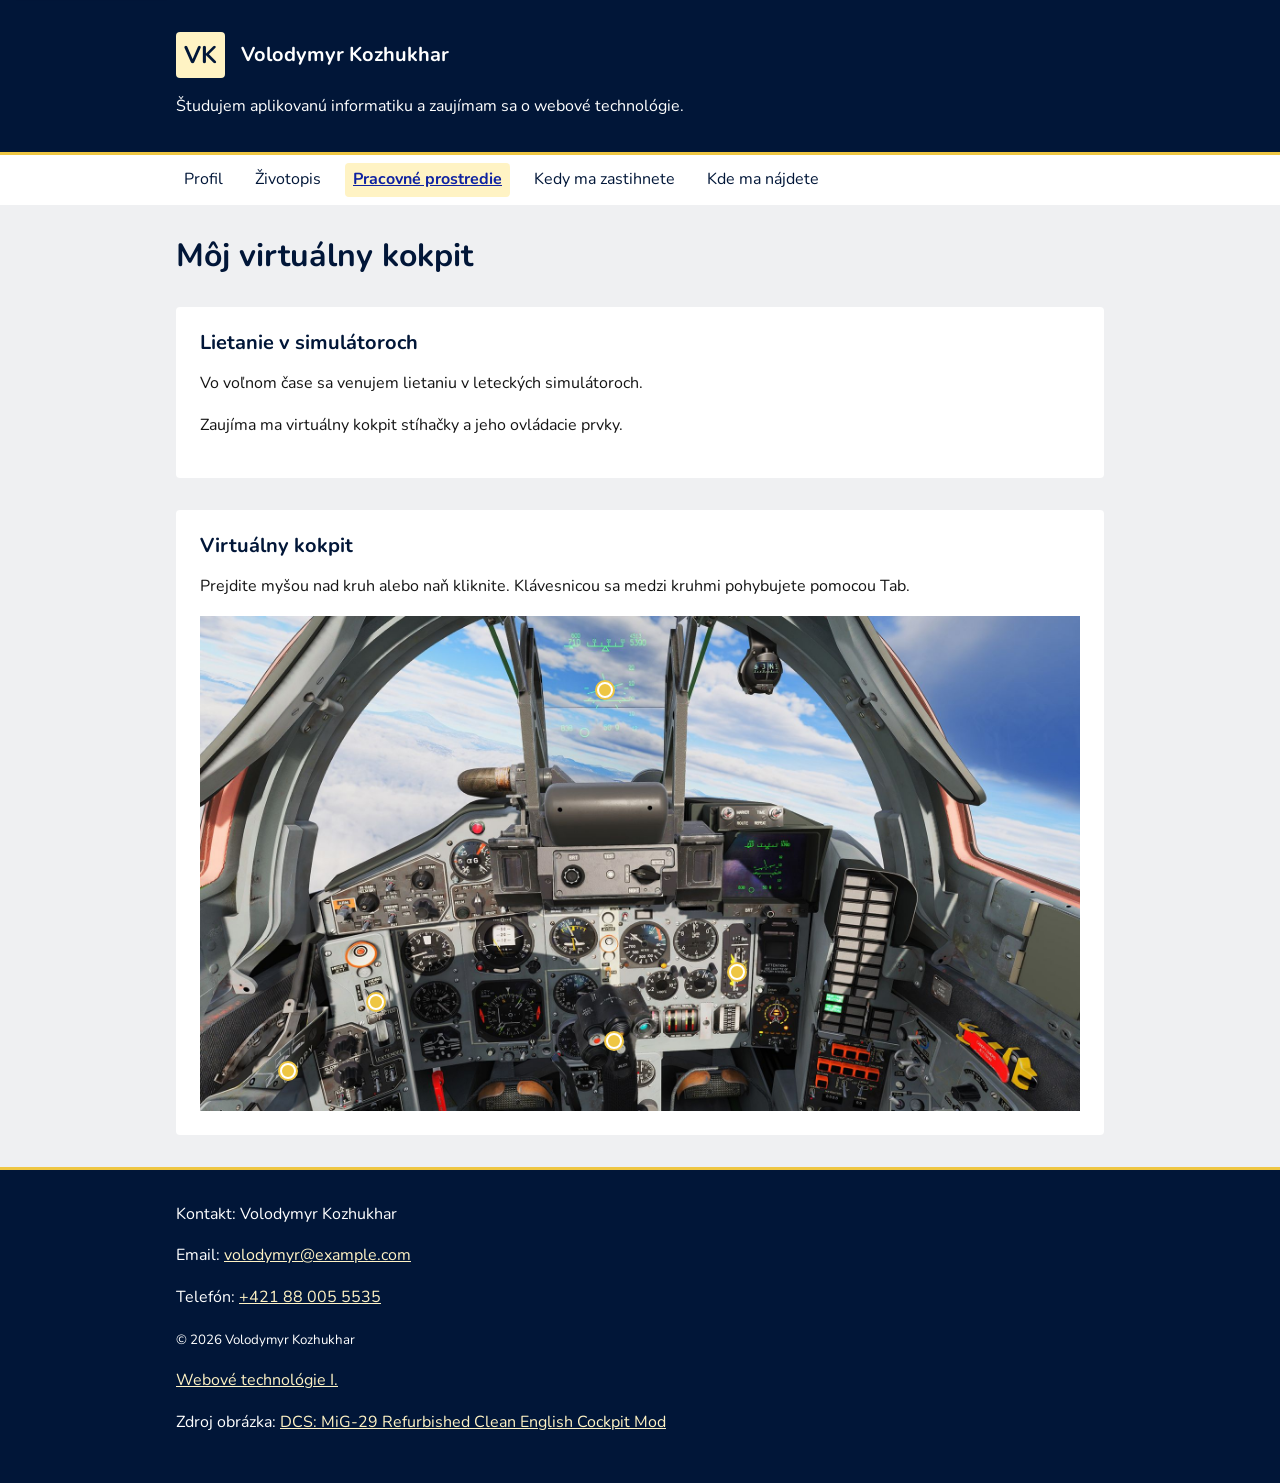
<file: Z1_kozhukhar/pages/workspace.html>
<!DOCTYPE html>
<html lang="sk">
<head>
    <meta charset="UTF-8">
    <meta name="viewport" content="width=device-width, initial-scale=1.0">
    <meta name="description" content="Moje záľuby: lietanie v leteckých simulátoroch a virtuálny kokpit stíhačky.">
    <meta property="og:title" content="Virtuálny kokpit | Volodymyr Kozhukhar">
    <meta property="og:description" content="Moja záľuba v leteckých simulátoroch a ovládacie prvky virtuálneho kokpitu.">
    <meta property="og:image" content="https://webte1.fei.stuba.sk/~xkozhukhar/Z1_kozhukhar/img/avatar.png">
    <title>Virtuálny kokpit | Volodymyr Kozhukhar</title>
    <link rel="icon" type="image/png" href="../favicon.png">
    <link rel="stylesheet" href="../css/style.css">
</head>
<body>
    <a class="skip-link" href="#main-content">Preskočiť na obsah</a>

    <header class="site-header">
        <a class="site-logo" href="../index.html">VK</a>
        <p class="site-name">Volodymyr Kozhukhar</p>
        <p class="site-tagline">Študujem aplikovanú informatiku a zaujímam sa o webové technológie.</p>
    </header>

    <nav class="site-nav">
        <input class="menu-toggle" type="checkbox" id="menu-toggle">
        <label class="menu-label" for="menu-toggle">☰ Menu</label>
        <ul class="nav-list">
            <li><a class="nav-link" href="../index.html">Profil</a></li>
            <li><a class="nav-link" href="cv.html">Životopis</a></li>
            <li><a class="nav-link" href="workspace.html" aria-current="page">Pracovné prostredie</a></li>
            <li><a class="nav-link" href="schedule.html">Kedy ma zastihnete</a></li>
            <li><a class="nav-link" href="map.html">Kde ma nájdete</a></li>
        </ul>
    </nav>

    <main id="main-content">
        <h1>Môj virtuálny kokpit</h1>
        <section>
            <h2>Lietanie v simulátoroch</h2>
            <p>Vo voľnom čase sa venujem lietaniu v leteckých simulátoroch.</p>
            <p>Zaujíma ma virtuálny kokpit stíhačky a jeho ovládacie prvky.</p>
        </section>
        <section class="workspace">
            <h2>Virtuálny kokpit</h2>
            <p>Prejdite myšou nad kruh alebo naň kliknite. Klávesnicou sa medzi kruhmi pohybujete pomocou Tab.</p>
            <div class="cockpit">
                <img src="../img/mig-29%20cockpit.jpg" alt="Virtuálny kokpit stíhačky MiG-29 v simulátore DCS" width="1920" height="1080" loading="lazy">
                <div class="hotspot hotspot-stick hotspot-above">
                    <button class="hotspot-dot" type="button" aria-label="Riadiaca páka RUS"></button>
                    <article class="hotspot-panel">
                        <h3>Riadiaca páka (RUS)</h3>
                        <p>Riadiacou pákou ovládam náklon lietadla a pohyb jeho nosa nahor alebo nadol.</p>
                    </article>
                </div>
                <div class="hotspot hotspot-throttle hotspot-above">
                    <button class="hotspot-dot" type="button" aria-label="Plynové páky RUD"></button>
                    <article class="hotspot-panel">
                        <h3>Plynové páky (RUD)</h3>
                        <p>Pákami plynu ovládam ťah motorov. Sú na ľavej konzole, ktorú tento záber nezobrazuje celú.</p>
                    </article>
                </div>
                <div class="hotspot hotspot-hud">
                    <button class="hotspot-dot" type="button" aria-label="Priehľadový displej HUD"></button>
                    <article class="hotspot-panel">
                        <h3>Priehľadový displej HUD</h3>
                        <p>Na displeji pred sebou sledujem rýchlosť, výšku a orientáciu počas letu v simulátore.</p>
                    </article>
                </div>
                <div class="hotspot hotspot-gear hotspot-above">
                    <button class="hotspot-dot" type="button" aria-label="Ovládanie podvozka"></button>
                    <article class="hotspot-panel">
                        <h3>Ovládanie podvozka</h3>
                        <p>Pákou podvozka ho vysúvam pri pristávaní a zasúvam po vzlete v simulátore.</p>
                    </article>
                </div>
                <div class="hotspot hotspot-fuel hotspot-above hotspot-left">
                    <button class="hotspot-dot" type="button" aria-label="Množstvo paliva"></button>
                    <article class="hotspot-panel">
                        <h3>Množstvo paliva</h3>
                        <p>Na ukazovateli sledujem zostávajúce palivo, aby som vedel naplánovať návrat a pristátie.</p>
                    </article>
                </div>
            </div>
        </section>
    </main>

    <footer class="site-footer">
        <address class="contact">
            <p>Kontakt: Volodymyr Kozhukhar</p>
            <p>Email: <a href="mailto:volodymyr@example.com">volodymyr@example.com</a></p>
            <p>Telefón: <a href="tel:+421880055535">+421 88 005 5535</a></p>
        </address>
        <p><small>© 2026 Volodymyr Kozhukhar</small></p>
        <p><a href="https://webte.iolab.sk/">Webové technológie I.</a></p>
        <p>Zdroj obrázka: <a href="https://files.digitalcombatsimulator.com/en/files/3335443/">DCS: MiG-29 Refurbished Clean English Cockpit Mod</a></p>
    </footer>
</body>
</html>
</file>
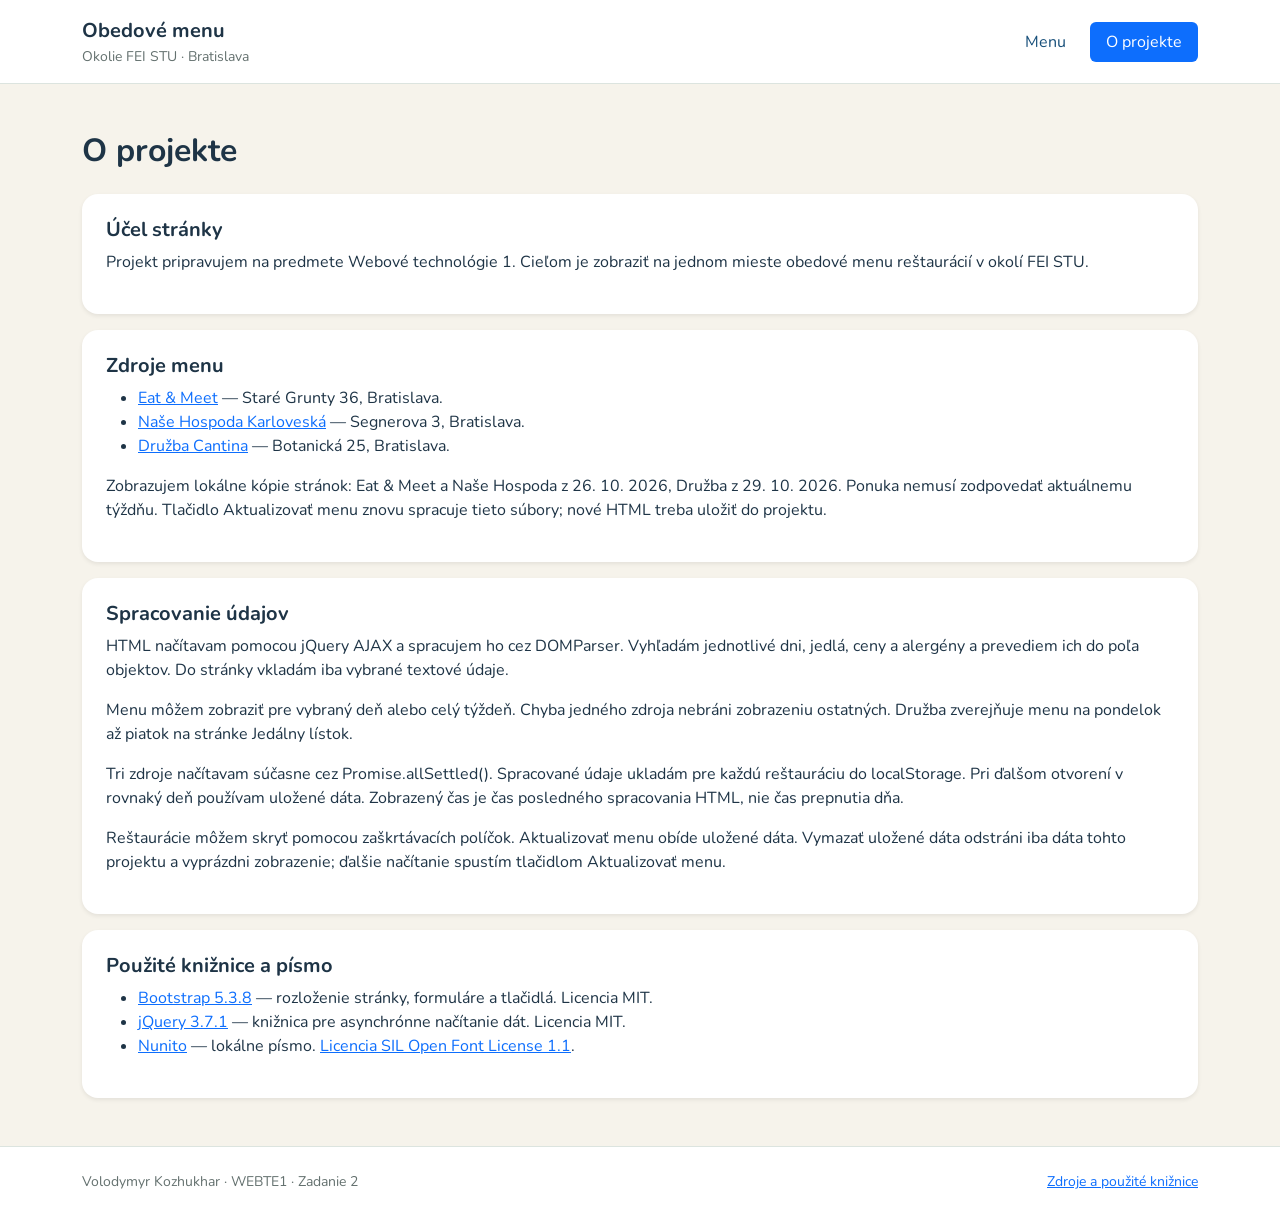
<file: Z2_kozhukhar/pages/about.html>
<!DOCTYPE html>
<html lang="sk">
<head>
    <meta charset="UTF-8">
    <meta name="viewport" content="width=device-width, initial-scale=1.0">
    <meta name="description" content="Informácie o projekte Obedové menu v okolí fakulty a použitých knižniciach.">
    <title>O projekte | Obedové menu v okolí fakulty</title>
    <link rel="icon" type="image/svg+xml" href="../favicon.svg">
    <link rel="stylesheet" href="../vendor/bootstrap.min.css">
    <link rel="stylesheet" href="../css/styles.css">
</head>
<body class="d-flex flex-column min-vh-100">
    <header class="bg-white border-bottom">
        <div class="container d-flex flex-wrap align-items-center justify-content-between gap-3 py-3">
            <div>
                <p class="fs-5 fw-bold mb-0">Obedové menu</p>
                <p class="small text-body-secondary mb-0">Okolie FEI STU · Bratislava</p>
            </div>
            <nav class="site-nav">
                <ul class="nav nav-pills gap-2">
                    <li class="nav-item"><a class="nav-link" href="../index.html">Menu</a></li>
                    <li class="nav-item"><a class="nav-link active" href="about.html" aria-current="page">O projekte</a></li>
                </ul>
            </nav>
        </div>
    </header>

    <main class="container py-4 py-md-5">
        <h1 class="h2 fw-bold mb-4">O projekte</h1>
        <section class="card bg-white border-0 rounded-4 shadow-sm p-3 p-md-4 mb-3">
            <h2 class="h5 fw-bold">Účel stránky</h2>
            <p>Projekt pripravujem na predmete Webové technológie 1. Cieľom je zobraziť na jednom mieste obedové menu reštaurácií v okolí FEI STU.</p>
        </section>
        <section class="card bg-white border-0 rounded-4 shadow-sm p-3 p-md-4 mb-3">
            <h2 class="h5 fw-bold">Zdroje menu</h2>
            <ul>
                <li><a href="https://eatandmeet.sk/">Eat &amp; Meet</a> — Staré Grunty 36, Bratislava.</li>
                <li><a href="https://www.nasehospoda-karloveska.sk/">Naše Hospoda Karloveská</a> — Segnerova 3, Bratislava.</li>
                <li><a href="https://www.druzbacatering.sk/jedalny-listok/">Družba Cantina</a> — Botanická 25, Bratislava.</li>
            </ul>
            <p>Zobrazujem lokálne kópie stránok: Eat &amp; Meet a Naše Hospoda z 26. 10. 2026, Družba z 29. 10. 2026. Ponuka nemusí zodpovedať aktuálnemu týždňu. Tlačidlo Aktualizovať menu znovu spracuje tieto súbory; nové HTML treba uložiť do projektu.</p>
        </section>
        <section class="card bg-white border-0 rounded-4 shadow-sm p-3 p-md-4 mb-3">
            <h2 class="h5 fw-bold">Spracovanie údajov</h2>
            <p>HTML načítavam pomocou jQuery AJAX a spracujem ho cez DOMParser. Vyhľadám jednotlivé dni, jedlá, ceny a alergény a prevediem ich do poľa objektov. Do stránky vkladám iba vybrané textové údaje.</p>
            <p>Menu môžem zobraziť pre vybraný deň alebo celý týždeň. Chyba jedného zdroja nebráni zobrazeniu ostatných. Družba zverejňuje menu na pondelok až piatok na stránke Jedálny lístok.</p>
            <p>Tri zdroje načítavam súčasne cez Promise.allSettled(). Spracované údaje ukladám pre každú reštauráciu do localStorage. Pri ďalšom otvorení v rovnaký deň používam uložené dáta. Zobrazený čas je čas posledného spracovania HTML, nie čas prepnutia dňa.</p>
            <p>Reštaurácie môžem skryť pomocou zaškrtávacích políčok. Aktualizovať menu obíde uložené dáta. Vymazať uložené dáta odstráni iba dáta tohto projektu a vyprázdni zobrazenie; ďalšie načítanie spustím tlačidlom Aktualizovať menu.</p>
        </section>
        <section class="card bg-white border-0 rounded-4 shadow-sm p-3 p-md-4">
            <h2 class="h5 fw-bold">Použité knižnice a písmo</h2>
            <ul>
                <li><a href="https://getbootstrap.com/">Bootstrap 5.3.8</a> — rozloženie stránky, formuláre a tlačidlá. Licencia MIT.</li>
                <li><a href="https://jquery.com/">jQuery 3.7.1</a> — knižnica pre asynchrónne načítanie dát. Licencia MIT.</li>
                <li><a href="https://github.com/googlefonts/nunito">Nunito</a> — lokálne písmo. <a href="../fonts/OFL.txt">Licencia SIL Open Font License 1.1</a>.</li>
            </ul>
        </section>
    </main>

    <footer class="bg-white border-top mt-auto">
        <div class="container d-flex flex-wrap justify-content-between gap-2 py-4 small">
            <p class="text-body-secondary mb-0">Volodymyr Kozhukhar · WEBTE1 · Zadanie 2</p>
            <a href="about.html">Zdroje a použité knižnice</a>
        </div>
    </footer>
</body>
</html>
</file>
<file: positioning/css/styles.css>
:root {
  --color-brand: #1d6f8a;
  --color-accent: #d9480f;
  --color-surface: #ffffff;
  --color-shadow: rgb(0 0 0 / 0.18);
  --radius: 0.5rem;
  --space: 1rem;
  --dot-size: 2rem;
}

main {
  max-width: 900px;
  margin: 0 auto;
  padding: var(--space);
  font-family: system-ui, sans-serif;
}

.hotspot-image {
  margin: 0;
}

.hotspot-image {
  position: relative;
  display: block;
  margin: 0;
}

.hotspot {
  transform: translate(-50%, -50%);
  position: absolute;
  left: var(--x);
  top: var(--y);
  width: var(--dot-size);
  height: var(--dot-size);
}

.hotspot__dot {
  width: 100%;
  height: 100%;
  padding: 0;
  border: 3px solid var(--color-surface);
  border-radius: 50%;
  background: var(--color-accent);
  cursor: pointer;
}

.hotspot__panel {
  position: absolute;
  top: 100%;
  left: 0;
  width: 16rem;
  padding: var(--space);
  background: var(--color-surface);
  border-left: 4px solid var(--color-brand);
  border-radius: var(--radius);
  box-shadow: 0 0.5rem 1.5rem var(--color-shadow);
  opacity: 0;
  visibility: hidden;
  transition:
    opacity 0.3s,
    visibility 0.3s;
}

.hotspot__panel h2 {
  margin: 0 0 0.25rem;
  font-size: 1rem;
}

.hotspot__panel p {
  margin: 0;
}

.hotspot:hover .hotspot__panel,
.hotspot:focus-within .hotspot__panel {
  opacity: 1;
  visibility: visible;
}
</file>
<file: Z1_kozhukhar/css/style.css>
@font-face {
    font-family: "Nunito";
    src: url("../fonts/nunito-latin.woff2") format("woff2");
    font-weight: 400 700;
    font-display: swap;
}

@font-face {
    font-family: "Nunito";
    src: url("../fonts/nunito-latin-ext.woff2") format("woff2");
    font-weight: 400 700;
    font-display: swap;
    unicode-range: U+0100-02BA, U+02BD-02C5, U+02C7-02CC, U+02CE-02D7, U+02DD-02FF, U+0304, U+0308, U+0329, U+1D00-1DBF, U+1E00-1E9F, U+1EF2-1EFF, U+2020, U+20A0-20AB, U+20AD-20C4, U+2113, U+2C60-2C7F, U+A720-A7FF;
}

:root {
    --color-brand: #011638;
    --color-brand-secondary: #0d21a1;
    --color-accent: #eec643;
    --color-accent-soft: #fff3c4;
    --color-text: #141414;
    --color-background: #eff0f2;
    --color-surface: #ffffff;
    --color-shadow: rgb(0 0 0 / 0.18);
    --radius: 0.25rem;
    --space: 1rem;
    --content-width: 60rem;
    --dot-size: 1rem;
    --panel-width: 16rem;
    --panel-area: 9rem;
}

* {
    box-sizing: border-box;
}

body {
    margin: 0;
    font-family: "Nunito", sans-serif;
    font-size: 1rem;
    line-height: 1.6;
    color: var(--color-text);
    background-color: var(--color-background);
}

main {
    max-width: var(--content-width);
    margin-inline: auto;
    padding-inline: var(--space);
}

.site-header,
.site-nav,
.site-footer {
    padding-inline: max(var(--space), calc((100% - var(--content-width)) / 2 + var(--space)));
}

.schedule-page {
    --content-width: 90rem;
}

.site-header,
main,
.site-footer {
    padding-block: calc(2 * var(--space));
}

main > section,
main > aside {
    margin-top: calc(2 * var(--space));
}

main > section {
    padding: calc(1.5 * var(--space));
    background-color: var(--color-surface);
    border-radius: var(--radius);
}

.site-header {
    display: flex;
    flex-wrap: wrap;
    align-items: center;
    gap: var(--space);
    color: var(--color-surface);
    background-color: var(--color-brand);
    border-bottom: 3px solid var(--color-accent);
}

.site-logo {
    padding: 0.25rem 0.5rem;
    color: var(--color-brand);
    background-color: var(--color-accent-soft);
    border-radius: var(--radius);
    font-size: 1.5rem;
    font-weight: 700;
    text-decoration: none;
}

.site-name {
    margin: 0;
    font-size: 1.25rem;
    font-weight: 700;
}

.site-tagline {
    flex-basis: 100%;
    margin: 0;
}

.site-nav {
    padding-block: calc(var(--space) / 2);
    background-color: var(--color-surface);
}

.nav-list {
    display: flex;
    flex-wrap: wrap;
    gap: var(--space);
    list-style: none;
    margin: 0;
    padding: 0;
}

.nav-link {
    display: inline-block;
    padding: 0.25rem 0.5rem;
    color: var(--color-brand);
    border-radius: var(--radius);
    text-decoration: none;
}

.nav-link:hover {
    background-color: var(--color-accent-soft);
    text-decoration: underline;
}

.nav-link[aria-current="page"],
.nav-link[aria-pressed="true"] {
    color: var(--color-brand-secondary);
    background-color: var(--color-accent-soft);
    font-weight: 700;
    text-decoration: underline;
}

h1,
h2 {
    margin: 0 0 var(--space);
    color: var(--color-brand);
    line-height: 1.2;
}

h1 {
    font-size: 2rem;
}

h2 {
    font-size: 1.25rem;
}

p {
    margin: 0 0 var(--space);
}

a {
    color: var(--color-brand);
}

.profile-motto {
    border-inline-start: 0.25rem solid var(--color-accent);
    padding: var(--space);
    background-color: var(--color-accent-soft);
}

.profile-motto p {
    font-style: italic;
}

.site-footer {
    color: var(--color-surface);
    background-color: var(--color-brand);
    border-top: 3px solid var(--color-accent);
}

.site-footer a {
    color: var(--color-accent-soft);
}

.contact,
.cv-contact address {
    font-style: normal;
}

.cv-layout {
    display: grid;
    grid-template-columns: 1fr;
}

.cv-contact,
.cv-content {
    padding: var(--space);
}

.cv-contact {
    color: var(--color-background);
    background-color: var(--color-brand);
}

.cv-contact h2,
.cv-contact a {
    color: inherit;
}

.cv-content {
    background-color: var(--color-surface);
}

.cv-content > section + section {
    margin-top: calc(2 * var(--space));
}

@media (min-width: 48rem) {
    .cv-layout {
        grid-template-columns: 1fr 2fr;
    }

    .map-controls {
        grid-template-columns: 1fr 1fr;
    }
}

.schedule-filters {
    display: flex;
    flex-wrap: wrap;
    gap: var(--space);
    margin-bottom: var(--space);
}

.schedule-filter {
    border: 0;
    font: inherit;
    background-color: transparent;
    cursor: pointer;
}

.schedule-table .filtered-out {
    visibility: hidden;
}

.table-container {
    overflow-x: auto;
}

.schedule-table {
    width: 100%;
    min-width: 48rem;
    /* border-collapse: collapse; */
    background-color: var(--color-surface);
}

.schedule-table caption {
    margin-bottom: var(--space);
}

.schedule-table th,
.schedule-table td {
    border: 1px solid var(--color-brand);
    padding: calc(var(--space) / 2);
    text-align: center;
    vertical-align: top;
}

.schedule-table thead {
    color: var(--color-background);
    background-color: var(--color-brand);
}

.schedule-table tbody tr:nth-of-type(even) {
    background-color: var(--color-background);
}

.schedule-table .lecture {
    background-color: var(--color-accent);
}

.schedule-table .exercise {
    color: var(--color-background);
    background-color: var(--color-brand-secondary);
}

.schedule-table .sport {
    color: var(--color-background);
    background-color: var(--color-text);
}

.schedule-table .current-lesson {
    color: var(--color-brand);
    background-color: var(--color-accent-soft);
    outline: 4px solid var(--color-brand);
    outline-offset: -4px;
    font-weight: 700;
}

#semester-progress {
    display: block;
    width: 100%;
    height: var(--space);
    accent-color: var(--color-brand-secondary);
}

.skip-link {
    position: absolute;
    top: 0;
    left: var(--space);
    z-index: 1;
    transform: translateY(-100%);
    padding: calc(var(--space) / 2);
    color: var(--color-background);
    background-color: var(--color-brand);
}

.skip-link:focus {
    transform: translateY(0);
}

a:focus-visible,
input:focus-visible,
select:focus-visible,
button:focus-visible,
.menu-toggle:focus-visible + .menu-label {
    outline: 2px solid var(--color-brand-secondary);
    outline-offset: 0.25rem;
}

.menu-toggle,
.menu-label {
    display: none;
}

img {
    max-width: 100%;
    height: auto;
}

.profile {
    display: flow-root;
}

.profile-image {
    float: left;
    width: 12rem;
    margin: 0 var(--space) var(--space) 0;
}

.cv-image {
    display: block;
    width: 12rem;
    margin-bottom: var(--space);
}

.cockpit {
    position: relative;
}

.cockpit img {
    display: block;
    width: 100%;
}

.hotspot {
    position: absolute;
    left: var(--x);
    top: var(--y);
    width: var(--dot-size);
    height: var(--dot-size);
    transform: translate(-50%, -50%);
}

.hotspot-stick {
    --x: 47%;
    --y: 86%;
}

.hotspot-throttle {
    --x: 10%;
    --y: 92%;
}

.hotspot-hud {
    --x: 46%;
    --y: 15%;
}

.hotspot-gear {
    --x: 20%;
    --y: 78%;
}

.hotspot-fuel {
    --x: 61%;
    --y: 72%;
}

.hotspot-dot {
    display: block;
    width: 100%;
    height: 100%;
    padding: 0;
    background-color: var(--color-accent);
    border: 2px solid var(--color-surface);
    border-radius: 50%;
    box-shadow: 0 0 0 2px var(--color-accent);
    cursor: pointer;
}

.hotspot-dot:hover,
.hotspot-dot:focus-visible {
    background-color: var(--color-brand-secondary);
}

.hotspot-panel {
    position: absolute;
    top: 100%;
    left: 0;
    width: var(--panel-width);
    padding: var(--space);
    font-size: 0.875rem;
    line-height: 1.4;
    color: var(--color-text);
    background-color: var(--color-surface);
    border-left: 4px solid var(--color-brand);
    border-radius: var(--radius);
    box-shadow: 0 0.5rem 1.5rem var(--color-shadow);
    opacity: 0;
    visibility: hidden;
    pointer-events: none;
    transition: opacity 0.2s, visibility 0.2s;
}

.hotspot-panel h3 {
    margin: 0 0 calc(var(--space) / 2);
    font-size: 1rem;
}

.hotspot-panel p {
    margin: 0;
}

.hotspot:hover .hotspot-panel,
.hotspot:focus-within .hotspot-panel {
    opacity: 1;
    visibility: visible;
}

.hotspot:hover,
.hotspot:focus-within {
    z-index: 2;
}

.hotspot-above .hotspot-panel {
    top: auto;
    bottom: 100%;
}

.hotspot-left .hotspot-panel {
    left: auto;
    right: 0;
}

#map {
    z-index: 0;
    height: 24rem;
    font: inherit;
    border: 1px solid var(--color-brand);
    background-color: var(--color-surface);
}

.map-controls {
    display: grid;
    gap: var(--space);
    margin-bottom: var(--space);
}

#points-list,
#points-message,
#distance-message,
.leaflet-popup-content {
    overflow-wrap: anywhere;
}

.map-controls label {
    display: block;
}

.map-controls input,
.map-controls select,
.button {
    font: inherit;
    padding: calc(var(--space) / 2);
    border: 1px solid var(--color-brand);
    border-radius: var(--radius);
}

.map-controls input,
.map-controls select {
    width: 100%;
    color: var(--color-text);
    background-color: var(--color-surface);
}

.button {
    align-self: end;
    color: var(--color-background);
    background-color: var(--color-brand);
    cursor: pointer;
}

.button:disabled {
    opacity: 0.6;
    cursor: default;
}

@media (max-width: 48rem) {
    .schedule-table {
        font-size: 0.875rem;
    }

    .cockpit {
        margin-bottom: calc(var(--panel-area) + var(--space));
    }

    .hotspot {
        position: static;
        width: auto;
        height: 0;
        transform: none;
    }

    .hotspot-dot {
        position: absolute;
        left: var(--x);
        top: var(--y);
        width: var(--dot-size);
        height: var(--dot-size);
        transform: translate(-50%, -50%);
    }

    .cockpit .hotspot-panel {
        left: 0;
        right: 0;
        top: calc(100% + var(--space));
        bottom: auto;
        width: auto;
        height: var(--panel-area);
        overflow-y: auto;
        box-shadow: none;
        pointer-events: auto;
        transition: none;
    }

    .cockpit:has(.hotspot:hover) .hotspot:not(:hover) .hotspot-panel {
        opacity: 0;
        visibility: hidden;
    }

    .cockpit:not(:has(.hotspot:hover, .hotspot:focus-within)) > .hotspot:first-of-type .hotspot-panel {
        opacity: 1;
        visibility: visible;
    }

    .profile-image {
        float: none;
        display: block;
        margin: 0 0 var(--space);
    }

    .menu-toggle {
        display: block;
        position: absolute;
        width: 1px;
        height: 1px;
        opacity: 0;
    }

    .menu-label {
        display: inline-block;
        color: var(--color-brand);
        font-weight: 700;
        cursor: pointer;
    }

    .nav-list {
        display: none;
    }

    .menu-toggle:checked ~ .nav-list {
        display: flex;
        flex-direction: column;
        margin-top: var(--space);
    }
}

@media (prefers-reduced-motion: reduce) {
    .hotspot-panel {
        transition: none;
    }
}
</file>
<file: Z2_kozhukhar/css/styles.css>
@font-face {
    font-family: "Nunito";
    src: url("../fonts/nunito-latin.woff2") format("woff2");
    font-weight: 400 700;
    font-display: swap;
}

@font-face {
    font-family: "Nunito";
    src: url("../fonts/nunito-latin-ext.woff2") format("woff2");
    font-weight: 400 700;
    font-display: swap;
    unicode-range: U+0100-02BA, U+02BD-02C5, U+02C7-02CC, U+02CE-02D7, U+02DD-02FF, U+0304, U+0308, U+0329, U+1D00-1DBF, U+1E00-1E9F, U+1EF2-1EFF, U+2020, U+20A0-20AB, U+20AD-20C4, U+2113, U+2C60-2C7F, U+A720-A7FF;
}

:root {
    --bs-body-font-family: "Nunito", sans-serif;
    --bs-body-color: #1e3446;
    --bs-body-bg: #f6f3eb;
    --bs-secondary-color: #64716f;
    --bs-tertiary-bg: #edf2ef;
    --bs-border-color: #dce4df;
    --bs-warning-bg-subtle: #fff0c2;
    --bs-success-text-emphasis: #315e4e;
    --bs-link-color: #174f7a;
    --bs-link-hover-color: #0a58ca;
}

.menu-item {
    background-color: var(--bs-tertiary-bg);
}

.menu-soup {
    background-color: var(--bs-warning-bg-subtle);
}

.menu-item > div {
    min-width: 0;
    overflow-wrap: anywhere;
}

.menu-price {
    white-space: nowrap;
}

/* Bootstrap notes
   container: responsive centered width and side padding.
   row + g-3: grid row with 1rem gutters.
   col-12 / col-lg-4: full width; 1/3 width from 992px.
   card: content panel. bg-white: white background.
   border-0: no border. border-top/bottom: one border edge.
   rounded-3/4: rounded corners. shadow-sm: small shadow.
   nav / nav-item / nav-link: navigation list, item and link.
   nav-pills + active: selected link styling; our JS sets button state.
   btn + btn-primary: filled action button.
   btn-outline-primary/secondary: outlined buttons.
   btn-sm: smaller day buttons; action buttons keep their normal size.
   form-check + form-check-input/label: checkbox layout and styling.
   d-flex: flex layout. flex-column: stack children.
   flex-wrap: wrap children. flex-grow-1: fill free space.
   align-items-start/center: align across the flex direction.
   justify-content-between: put free space between children.
   gap-2/3: 0.5rem / 1rem between children.
   min-vh-100: at least the viewport height. mt-auto: push footer down.
   p/py/mt/mb: padding, vertical padding, top/bottom margin.
   Spacing 0/1/2/3/4/5: 0/0.25/0.5/1/1.5/3rem.
   md: spacing changes from 768px, e.g. p-md-4.
   h2/h4/h5/h6 and fs-5: font sizes, not HTML heading levels.
   fw-bold/semibold/normal: font weights 700/600/400.
   small: smaller text. d-block: start a new line.
   text-body-secondary: muted text. text-success-emphasis: dark green.
   text-danger: red error message.
   text-end: right-aligned text. text-decoration-none: no underline.
   --bs-*: Bootstrap theme variables; no Bootstrap source edits.
   menu-*: our meal styles. site-nav: our navigation hook.
*/
</file>
<file: zadanie2/style.css>
@font-face {
    font-family: "MojFont";
    src: url("Nunito-Italic-VariableFont_wght.ttf") format("truetype");
}

*{
    color: rgb(243, 210, 139);
}

body {
    font-family: "MojFont", sans-serif;
    background-color: #6073e2;
    margin: 0;
}

header {
    background-color: #333333;
    padding: 30px;
    text-align: left;
}

main {
    width: 80%;
    max-width: 900px;
    margin: 30px auto;
}

section {
    background-color: #4c61db;
    padding: 25px;
    margin-bottom: 40px;
}

img {
    width: 600px;
    max-width: 100%;
    border-radius: 10%;
}

img:hover {
    opacity: 0.7;
}

footer {
    background-color: #333333;
    text-align: right;
    padding: 20px;
}

a:hover {
    color: red;
}
</file>
<file: zadanie5/css/styles.css>
:root {
  --ink: #233e32;
  --muted: #717b72;
  --green: #406932;
  --lime: #c4de9c;
  --line: #e2e6dc;
  --paper: #fcfcf8;
}

* { box-sizing: border-box; }
html { scroll-behavior: smooth; scroll-padding-top: 24px; }
body { margin: 0; background: var(--paper); color: var(--ink); font-family: "Segoe UI", Arial, sans-serif; -webkit-font-smoothing: antialiased; }
button, a { -webkit-tap-highlight-color: transparent; }
button { font: inherit; cursor: pointer; }
button:disabled { opacity: .5; cursor: progress; }
a { color: inherit; text-decoration: none; }
button, a { transition: background-color .18s, color .18s, border-color .18s; }
button:focus-visible, a:focus-visible, summary:focus-visible { outline: 3px solid #80a65a; outline-offset: 5px; }
[hidden] { display: none !important; }
.site-header { border-bottom: 1px solid var(--line); }
.header-inner { max-width: 1240px; margin: auto; padding: 22px 40px; display: flex; justify-content: space-between; align-items: center; gap: 20px; }
.brand { display: flex; align-items: center; font-size: 29px; font-weight: 750; letter-spacing: -1.5px; }
.brand-mark { display: inline-grid; place-items: center; width: 36px; height: 36px; margin-right: 10px; background: var(--ink); color: var(--lime); border-radius: 50%; font-size: 27px; letter-spacing: -2px; }
.brand-dot { color: var(--green); }
.course-label { color: var(--muted); font-size: 10px; font-weight: 600; letter-spacing: 1.8px; }
.course-label span { margin: 0 14px; color: #a4ada0; }
.cart-link { display: flex; gap: 12px; align-items: center; font-size: 13px; font-weight: 600; }
.cart-link > span { min-width: 25px; height: 25px; padding: 3px 7px; text-align: center; border-radius: 50%; background: #eaf0e1; }
main { max-width: 1240px; margin: auto; padding: 0 40px; }
.hero { display: grid; grid-template-columns: 1fr 1fr; align-items: center; margin: 34px 0 46px; padding: 42px 48px; background: #edf2e9; border-radius: 6px; min-height: 365px; overflow: hidden; }
.eyebrow { margin: 0 0 12px; font-size: 10px; font-weight: 700; letter-spacing: 1.65px; }
.hero .eyebrow { display: flex; align-items: center; gap: 8px; color: #557048; }
.hero .eyebrow > span { width: 6px; height: 6px; background: #7c994a; border-radius: 50%; }
h1 { margin: 20px 0 16px; font-size: clamp(38px, 4.3vw, 58px); line-height: 1.07; font-weight: 650; letter-spacing: -2.8px; }
h1 span { color: #628342; }
.hero-description { color: #6b7b66; font-size: 14px; line-height: 1.7; }
.hero-link { display: inline-flex; gap: 28px; margin-top: 10px; padding-bottom: 8px; border-bottom: 1px solid #98ae8a; font-size: 12px; font-weight: 600; }
.hero-link:hover { color: #6a8c3e; }
.hero-art { position: relative; padding-top: 26px; }
.hero-art svg { display: block; width: 100%; }
.art-label { position: absolute; top: 0; right: 0; font-size: 8px; letter-spacing: 1.6px; color: #71856c; }
.art-caption { display: flex; justify-content: space-between; padding: 0 16px; margin-top: -8px; font-size: 8px; letter-spacing: 1.6px; color: #71856c; }
.art-caption > span { font-size: 20px; }
.shop-layout { display: grid; grid-template-columns: minmax(0, 1fr) 300px; gap: 30px; align-items: start; }
.section-heading { display: flex; justify-content: space-between; align-items: end; gap: 12px; }
.section-heading .eyebrow { color: var(--muted); margin-bottom: 7px; }
h2 { margin: 0; font-size: 25px; font-weight: 650; letter-spacing: -.8px; }
.small-label { font-size: 11px; color: var(--muted); padding-bottom: 5px; }
.catalog-toolbar { display: flex; align-items: center; justify-content: space-between; gap: 12px; min-height: 57px; margin: 12px 0 19px; border-block: 1px solid var(--line); }
#status { margin: 12px 0; font-size: 11px; line-height: 1.5; display: flex; align-items: center; gap: 7px; }
#status::before { content: ""; width: 6px; height: 6px; border-radius: 50%; flex: 0 0 6px; background: #78974b; }
#status[data-state="loading"]::before { background: #b5a15d; animation: pulse 1s infinite; }
#status[data-state="error"] { color: #a44432; }
#status[data-state="error"]::before { background: #a44432; }
.reload-button { flex-shrink: 0; border: 0; background: transparent; color: var(--ink); padding: 8px 0 8px 10px; font-size: 11px; }
.reload-button span { font-size: 17px; margin-right: 4px; }
.reload-button:hover { color: #739648; }
.products { display: grid; grid-template-columns: repeat(3, minmax(0, 1fr)); gap: 16px; list-style: none; padding: 0; margin: 0; }
.products:empty { min-height: 334px; background: linear-gradient(100deg, #eff1e9 0%, #f8f9f3 50%, #eff1e9 100%); border-radius: 6px; }
.product-card { min-width: 0; border: 1px solid var(--line); border-radius: 5px; background: white; overflow: hidden; }
.product-visual { background: #f0f1e8; height: 165px; display: grid; place-items: center; }
.product-card:nth-child(2) .product-visual { background: #eaf0ec; }
.product-card:nth-child(3) .product-visual { background: #f0ede5; }
.product-visual img { display: block; width: 100%; height: 100%; object-fit: contain; padding: 8px; }
.product-content { padding: 19px 16px 16px; }
.product-category { font-size: 8px; letter-spacing: 1px; color: #7e8972; font-weight: 600; margin: 0 0 10px; }
h3 { font-size: 15px; line-height: 1.35; margin: 0 0 8px; font-weight: 650; letter-spacing: -.3px; overflow-wrap: anywhere; }
.product-description { color: var(--muted); font-size: 11px; line-height: 1.65; min-height: 37px; margin: 0; }
.product-price { font-size: 21px; font-weight: 650; letter-spacing: -.5px; margin: 17px 0 15px; }
.add-button { width: 100%; background: white; color: var(--ink); border: 1px solid #cfd7c5; border-radius: 3px; font-size: 11px; font-weight: 600; padding: 11px 6px; }
.add-button:hover { background: var(--ink); color: white; border-color: var(--ink); }
.catalog-note { font-size: 10px; color: #8b9184; margin: 16px 0 0; line-height: 1.7; }
.catalog-note > span { margin-right: 4px; }
.cart { padding: 24px; border: 1px solid var(--line); border-radius: 5px; background: white; scroll-margin-top: 20px; }
.cart-heading { display: flex; align-items: center; justify-content: space-between; gap: 8px; }
.cart-heading h2 { font-size: 20px; }
.cart-count { padding: 5px 9px; font-size: 10px; border-radius: 4px; color: #667952; background: #edf3e6; }
.cart-empty { text-align: center; padding: 31px 0 27px; }
.cart-empty svg { display: block; width: 45px; height: 45px; margin: 0 auto 14px; color: #99ac8a; }
.cart-empty p { margin: 0 0 6px; font-size: 11px; font-weight: 600; }
.cart-empty > span { font-size: 10px; color: var(--muted); }
.cart-items { padding: 0; margin: 21px 0; list-style: none; max-height: 330px; overflow-y: auto; }
.cart-items:empty { display: none; }
.cart-items li { display: flex; align-items: center; gap: 8px; padding: 11px 0; border-bottom: 1px solid var(--line); font-size: 11px; }
.cart-item-name { flex: 1; min-width: 0; overflow-wrap: anywhere; }
.cart-items li > span:nth-child(2) { white-space: nowrap; }
.remove-button { background: transparent; border: 0; color: #84917b; font-size: 20px; padding: 0 5px; min-width: 27px; min-height: 27px; }
.remove-button:hover { color: #a44432; background: #faf0eb; }
.cart-summary { border-top: 1px solid var(--line); padding-top: 18px; }
.summary-row { display: flex; justify-content: space-between; gap: 10px; font-size: 11px; margin-bottom: 14px; color: var(--muted); }
.discount-row { color: var(--green); }
.summary-total { display: flex; justify-content: space-between; align-items: center; margin: 18px 0 21px; font-size: 12px; font-weight: 600; }
.summary-total strong { font-size: 28px; font-weight: 650; letter-spacing: -1px; }
.discount-button { width: 100%; border: 1px solid var(--ink); background: var(--ink); color: white; border-radius: 3px; padding: 13px; font-size: 12px; font-weight: 600; }
.discount-button > span:first-child { margin-right: 12px; color: var(--lime); }
.discount-button:hover { background: #3d5c42; }
.discount-button[aria-pressed="true"] { background: #eaf2df; border-color: #bad1a2; color: var(--ink); }
.discount-button[aria-pressed="true"] > span:first-child { color: var(--green); }
.discount-note { text-align: center; font-size: 9px; color: #8b9184; margin: 12px 0 0; }
.lesson { display: grid; grid-template-columns: 1fr 1fr; gap: 40px; border-block: 1px solid var(--line); margin-top: 45px; padding: 28px 0; align-items: start; }
.lesson .eyebrow { color: #7b896c; margin-bottom: 8px; }
.lesson h2 { font-size: 18px; letter-spacing: -.4px; }
.lesson > div > p:last-child { font-size: 11px; color: var(--muted); margin: 9px 0 0; }
details { padding-top: 13px; }
summary { display: flex; justify-content: space-between; list-style: none; cursor: pointer; font-size: 12px; padding: 8px 0; font-weight: 600; }
summary::-webkit-details-marker { display: none; }
summary span { font-size: 18px; }
details[open] summary span { transform: rotate(45deg); }
.lesson-content { color: var(--muted); font-size: 12px; line-height: 1.75; }
.lesson-content strong { color: var(--ink); }
code { color: var(--ink); font-size: .94em; background: #eef1e8; padding: 1px 4px; border-radius: 3px; }
footer { max-width: 1240px; margin: auto; padding: 25px 40px; display: flex; align-items: center; justify-content: space-between; gap: 15px; color: #8b9184; font-size: 10px; }
.footer-brand { font-size: 20px; font-weight: 750; letter-spacing: -1px; color: var(--ink); }
footer p span { margin: 0 10px; }
@keyframes pulse { 50% { opacity: .35; } }

@media (max-width: 1050px) {
  .header-inner, main, footer { padding-left: 24px; padding-right: 24px; }
  .hero { padding: 35px; }
  .shop-layout { grid-template-columns: minmax(0, 1fr) 270px; gap: 20px; }
  .products { gap: 10px; }
  .product-content { padding: 15px 12px; }
  .product-visual { height: 145px; }
  .product-description { min-height: 55px; }
  .cart { padding: 20px; }
}
@media (max-width: 820px) {
  .course-label { display: none; }
  .shop-layout { grid-template-columns: 1fr; }
  .cart { max-width: none; }
  .hero { margin-top: 22px; padding: 30px; min-height: 310px; }
  h1 { font-size: 43px; }
  .product-description { min-height: 37px; }
  .cart-empty { padding: 24px 0; }
}
@media (max-width: 560px) {
  .header-inner, main, footer { padding-left: 18px; padding-right: 18px; }
  .header-inner { padding-top: 17px; padding-bottom: 17px; }
  .hero { grid-template-columns: 1fr; padding: 30px 25px 20px; margin-bottom: 32px; }
  h1 { font-size: 43px; }
  .hero-art { max-width: 350px; width: 100%; margin: 30px auto 0; }
  .hero-art svg { margin-top: -12px; }
  .products { grid-template-columns: 1fr; gap: 16px; }
  .product-visual { height: 200px; }
  .product-content { padding: 20px; }
  h3 { font-size: 19px; }
  .product-description { min-height: 0; font-size: 12px; }
  .product-category { font-size: 9px; }
  .add-button { padding: 13px; font-size: 12px; }
  .small-label { font-size: 9px; }
  .catalog-toolbar { align-items: flex-start; }
  .reload-button { margin-top: 5px; font-size: 10px; }
  .lesson { grid-template-columns: 1fr; gap: 10px; margin-top: 32px; }
  footer { flex-wrap: wrap; }
  footer > span { width: 100%; }
}
@media (prefers-reduced-motion: reduce) {
  html { scroll-behavior: auto; }
  *, *::before, *::after { animation: none !important; transition: none !important; }
}
</file>
<file: Z1_kozhukhar/css/print.css>
@media print {
    @page {
        size: A4;
        margin: 12mm;
    }

    .site-header,
    .site-nav,
    .site-footer,
    .skip-link {
        display: none;
    }

    body {
        font-size: 10pt;
        line-height: 1.3;
        background: none;
    }

    main {
        max-width: none;
        padding: 0;
    }

    .cv-layout {
        grid-template-columns: 1fr 2fr;
        gap: 6mm;
    }

    .cv-contact,
    .cv-content {
        padding: 0;
        color: var(--color-text);
        background: none;
    }

    h1 {
        font-size: 18pt;
    }

    h2 {
        font-size: 12pt;
    }

    h1,
    h2,
    a {
        color: var(--color-text);
    }

    p,
    ul {
        margin: 0 0 3mm;
    }

    .cv-content > section + section {
        margin-top: 4mm;
    }
}
</file>
